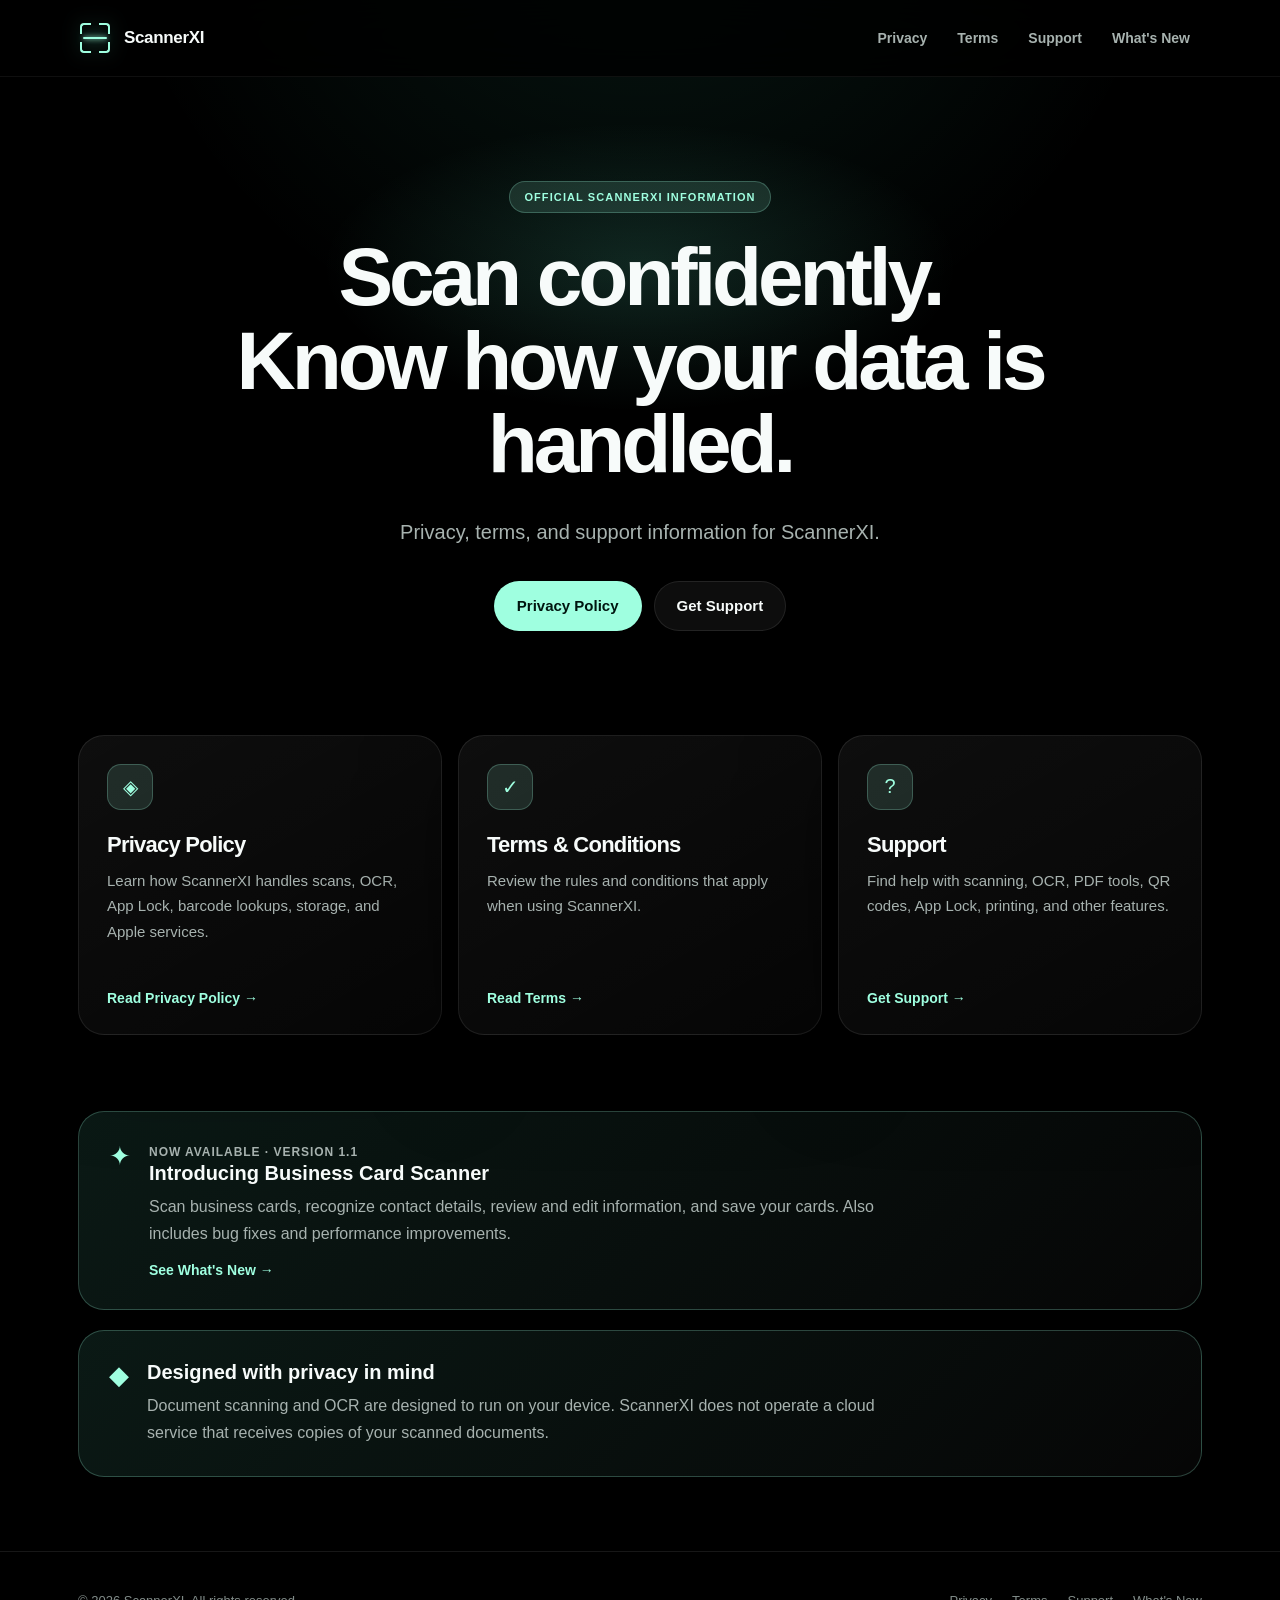
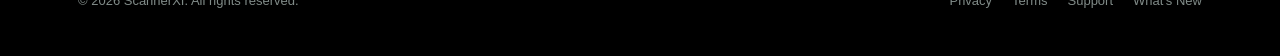
<file: index.html>
<!DOCTYPE html>
<html lang="en">
<head>
  <meta charset="UTF-8">
  <meta name="viewport" content="width=device-width, initial-scale=1, viewport-fit=cover">
  <meta name="theme-color" content="#000000">
  <meta name="color-scheme" content="dark">
  <meta name="description" content="Official privacy, terms, and support information for ScannerXI.">
  <title>ScannerXI — Legal &amp; Support</title>
  <link rel="stylesheet" href="./styles.css">
</head>

<body>
  <a class="skip-link" href="#main">Skip to content</a>

  <header class="site-header">
    <div class="container header-inner">
      <a class="brand" href="./index.html" aria-label="ScannerXI home">
        <span class="scanner-logo" aria-hidden="true">
          <span class="corner top-left"></span>
          <span class="corner top-right"></span>
          <span class="corner bottom-left"></span>
          <span class="corner bottom-right"></span>
          <span class="scan-line"></span>
        </span>
        <span>ScannerXI</span>
      </a>

      <nav class="nav" aria-label="Primary">
        <a href="./privacy.html">Privacy</a>
        <a href="./terms.html">Terms</a>
        <a href="./support.html">Support</a>
        <a href="./whats-new.html">What's New</a>
      </nav>
    </div>
  </header>

  <main id="main" class="container">
    <section class="hero">
      <div class="hero-glow" aria-hidden="true"></div>

      <div class="eyebrow">Official ScannerXI Information</div>

      <h1>
        Scan confidently.<br>
        Know how your data is handled.
      </h1>

      <p class="hero-copy">
        Privacy, terms, and support information for ScannerXI.
      </p>

      <div class="hero-actions">
        <a class="button button-primary" href="./privacy.html">Privacy Policy</a>
        <a class="button button-secondary" href="./support.html">Get Support</a>
      </div>
    </section>

    <section class="card-grid" aria-label="ScannerXI information">
      <a class="feature-card" href="./privacy.html">
        <span class="card-icon" aria-hidden="true">◈</span>
        <h2>Privacy Policy</h2>
        <p>
          Learn how ScannerXI handles scans, OCR, App Lock,
          barcode lookups, storage, and Apple services.
        </p>
        <span class="card-link">Read Privacy Policy →</span>
      </a>

      <a class="feature-card" href="./terms.html">
        <span class="card-icon" aria-hidden="true">✓</span>
        <h2>Terms &amp; Conditions</h2>
        <p>
          Review the rules and conditions that apply when using
          ScannerXI.
        </p>
        <span class="card-link">Read Terms →</span>
      </a>

      <a class="feature-card" href="./support.html">
        <span class="card-icon" aria-hidden="true">?</span>
        <h2>Support</h2>
        <p>
          Find help with scanning, OCR, PDF tools, QR codes,
          App Lock, printing, and other features.
        </p>
        <span class="card-link">Get Support →</span>
      </a>
    </section>

    <section class="privacy-highlight release-highlight" aria-labelledby="release-title">
      <span class="highlight-icon" aria-hidden="true">✦</span>
      <div>
        <p class="release-kicker">Now Available · Version 1.1</p>
        <h2 id="release-title">Introducing Business Card Scanner</h2>
        <p>Scan business cards, recognize contact details, review and edit information, and save your cards. Also includes bug fixes and performance improvements.</p>
        <a class="release-link" href="./whats-new.html">See What's New →</a>
      </div>
    </section>

    <section class="privacy-highlight">
      <span class="highlight-icon" aria-hidden="true">◆</span>
      <div>
        <h2>Designed with privacy in mind</h2>
        <p>
          Document scanning and OCR are designed to run on your
          device. ScannerXI does not operate a cloud service
          that receives copies of your scanned documents.
        </p>
      </div>
    </section>
  </main>

  <footer class="site-footer">
    <div class="container footer-inner">
      <p>© 2026 ScannerXI. All rights reserved.</p>
      <nav class="footer-links" aria-label="Footer">
        <a href="./privacy.html">Privacy</a>
        <a href="./terms.html">Terms</a>
        <a href="./support.html">Support</a>
        <a href="./whats-new.html">What's New</a>
      </nav>
    </div>
  </footer>
</body>
</html>
</file>
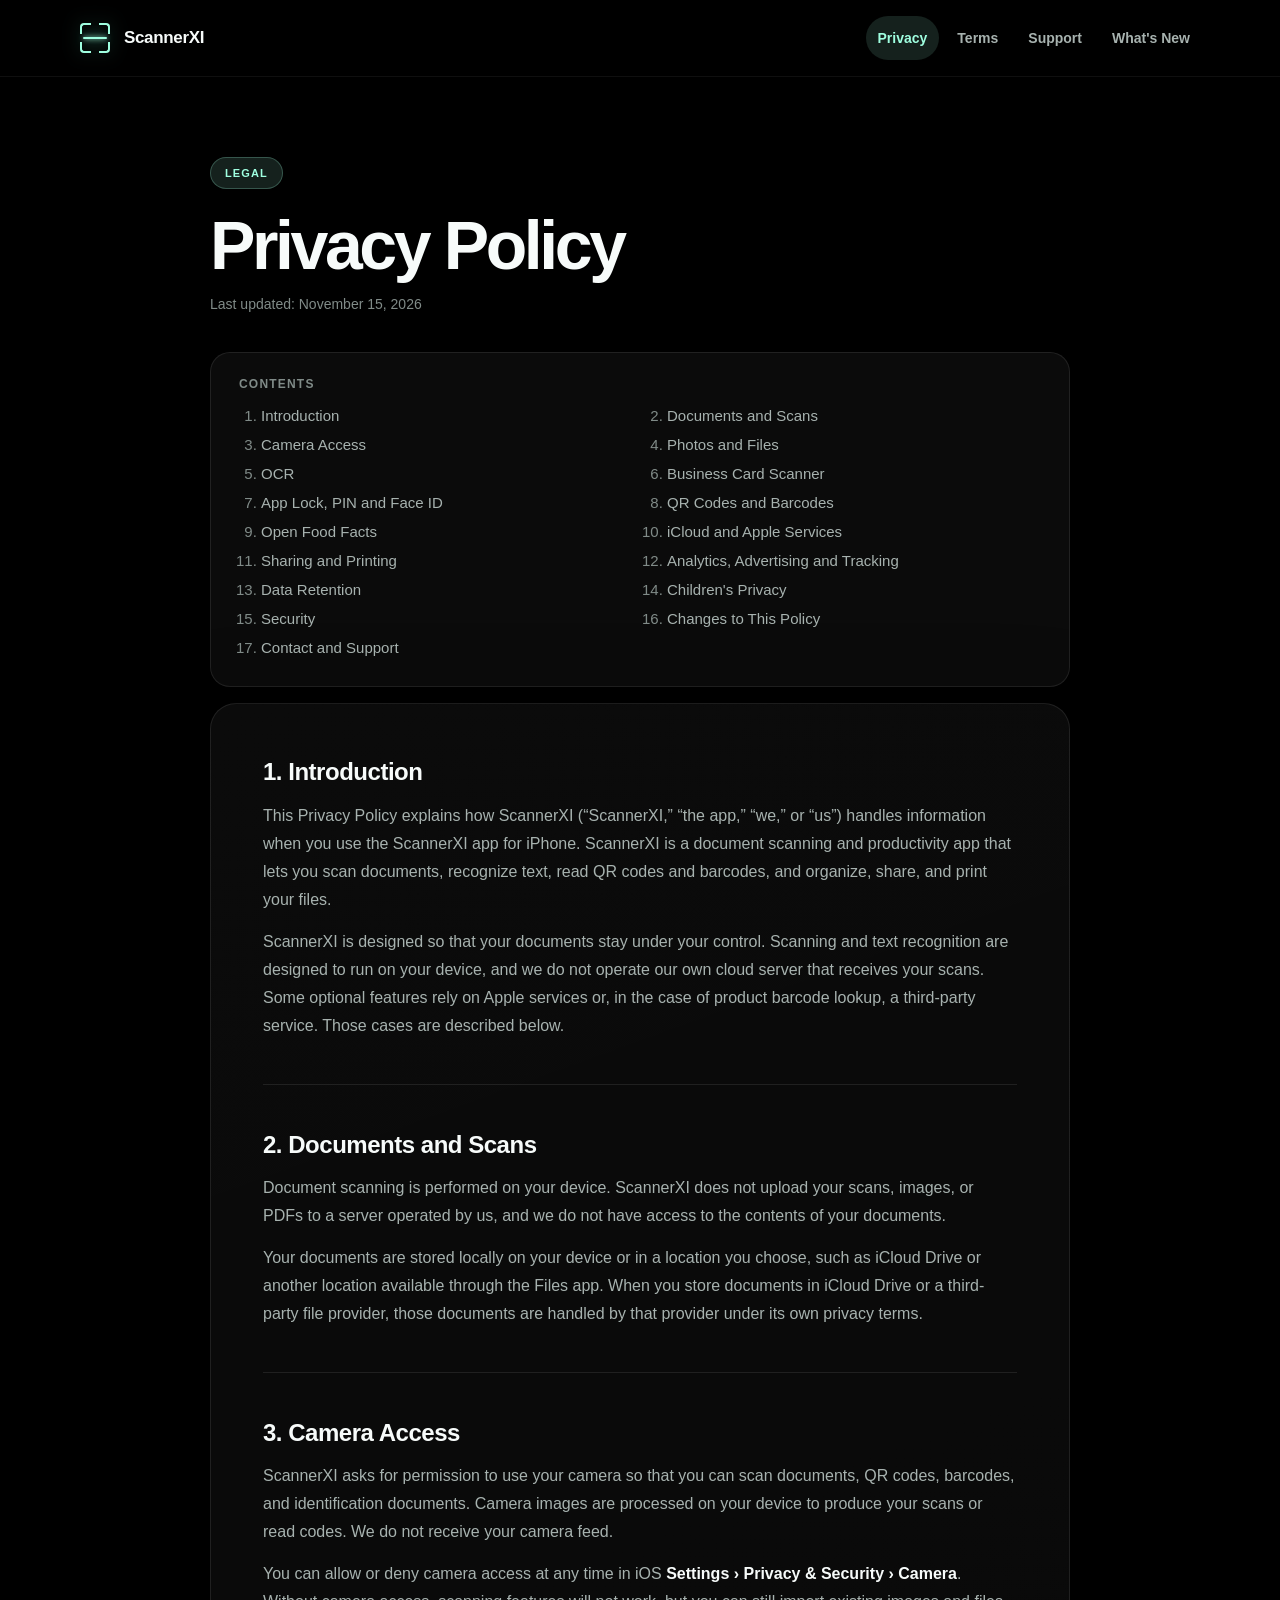
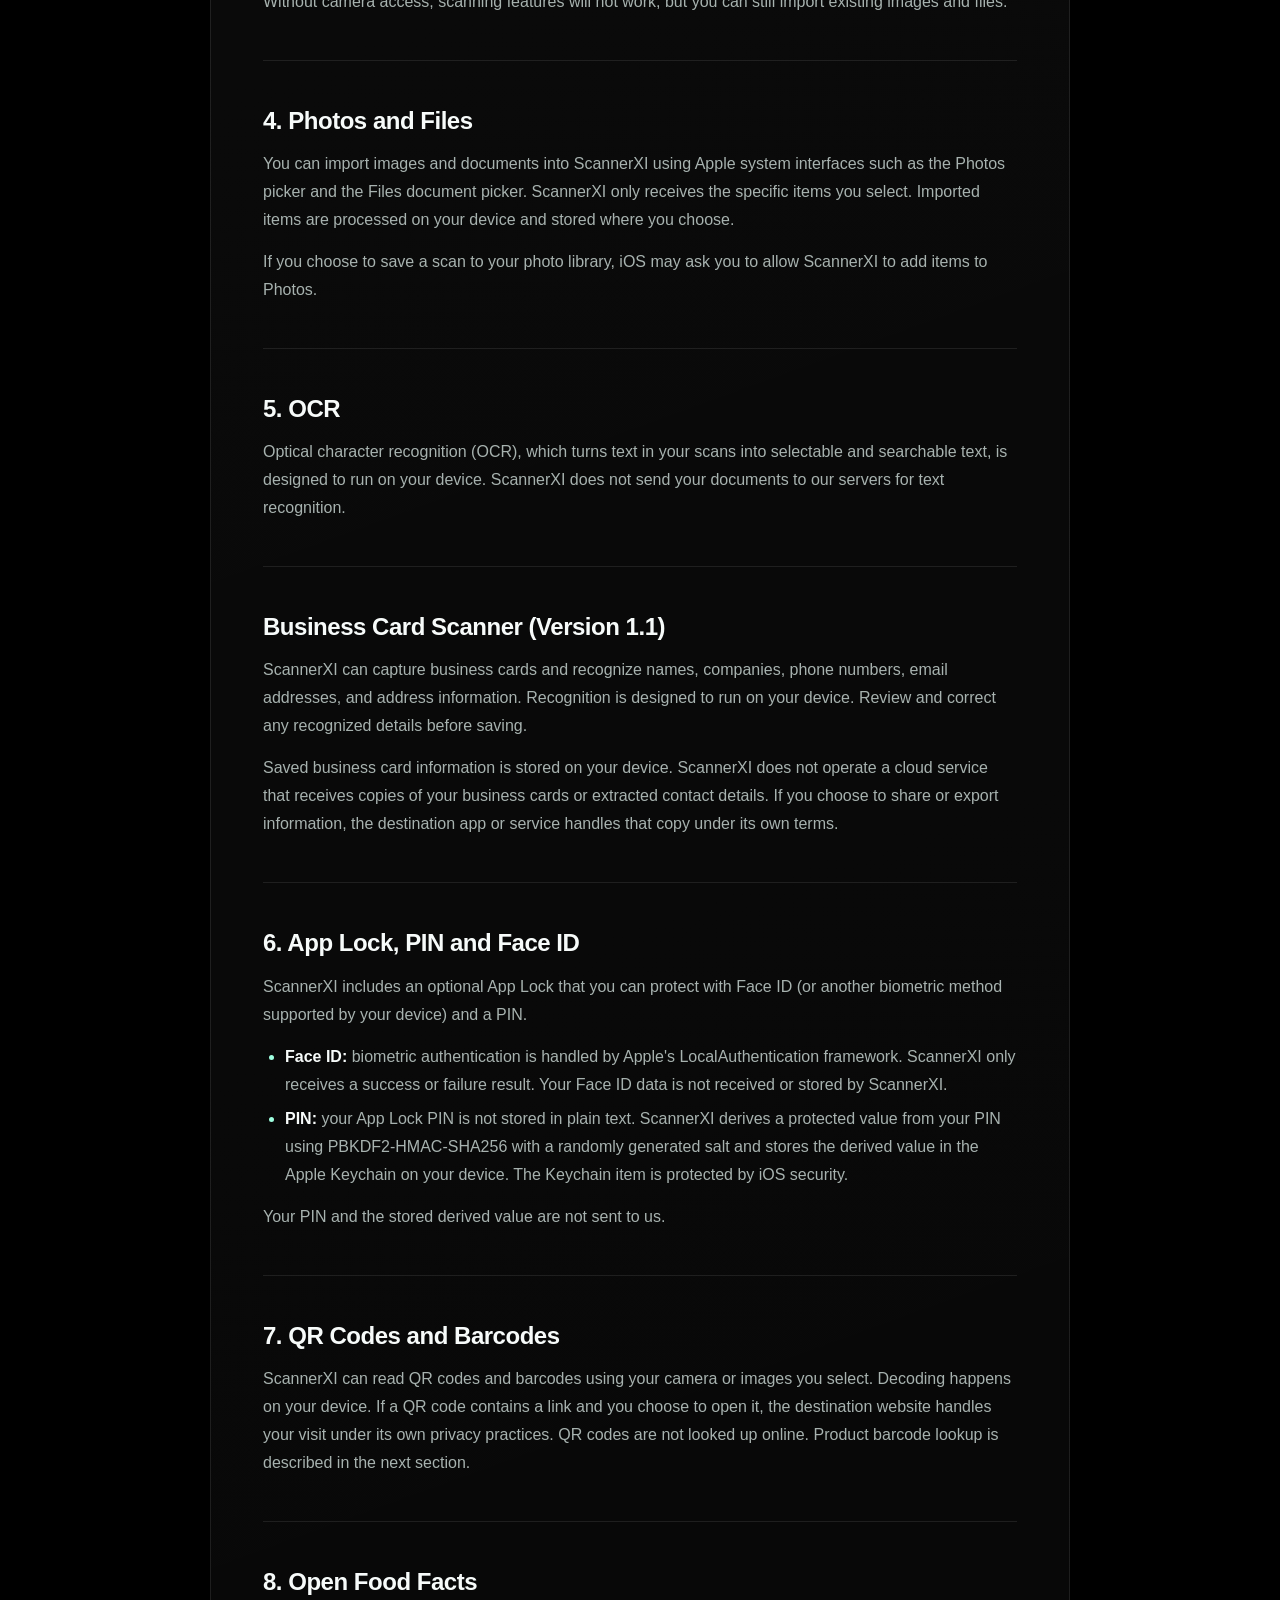
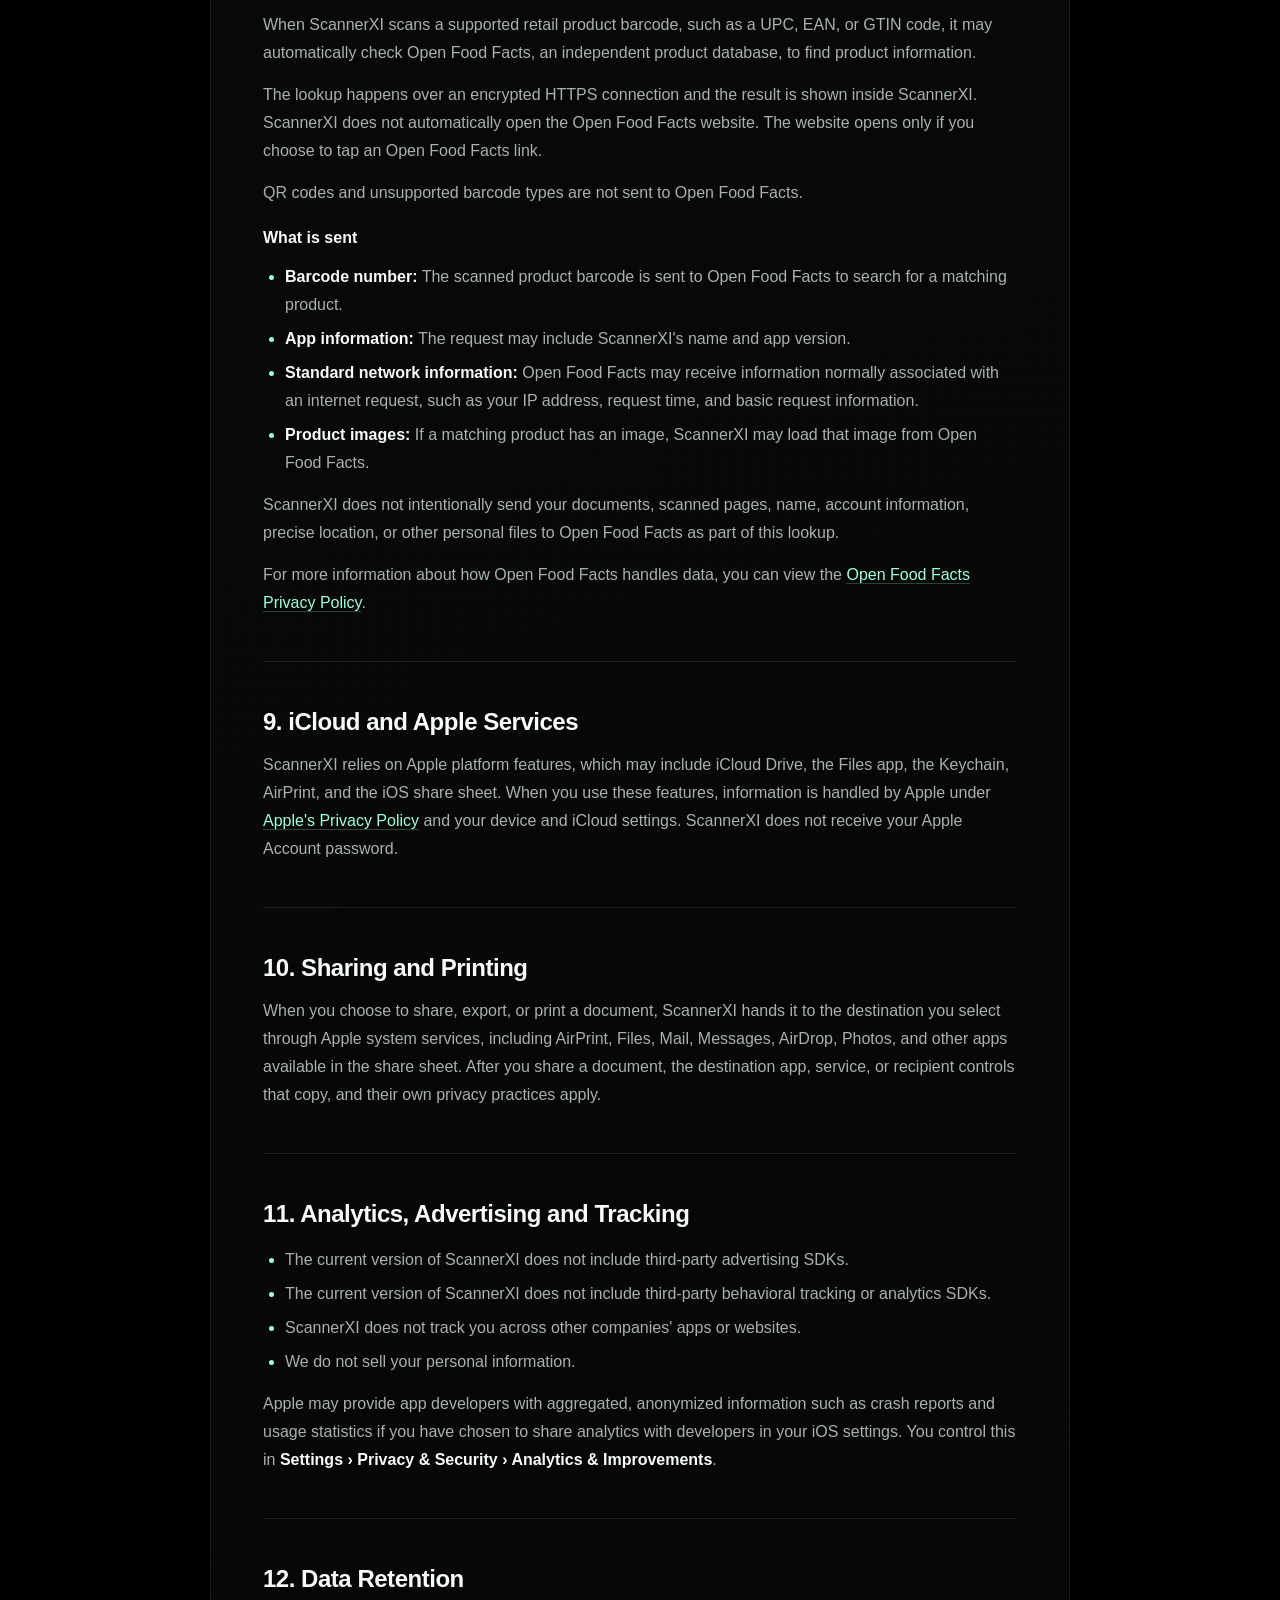
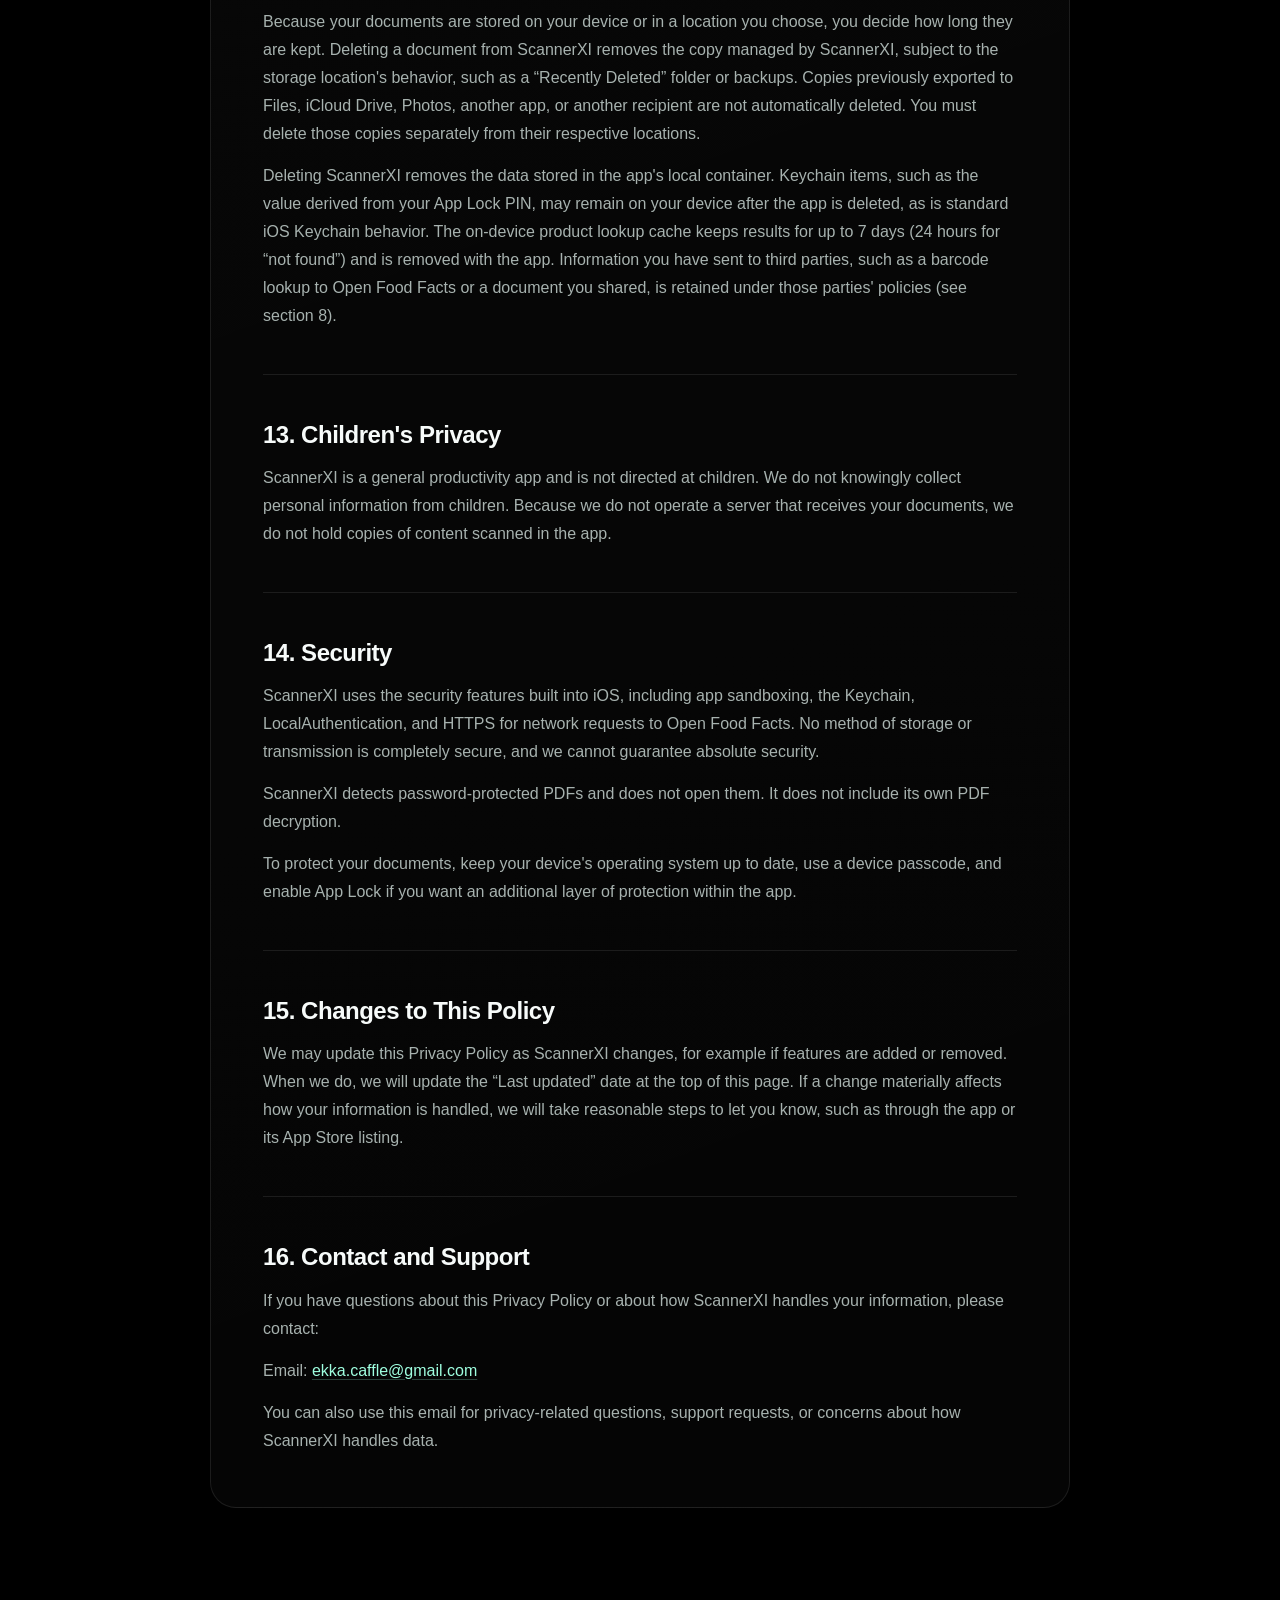
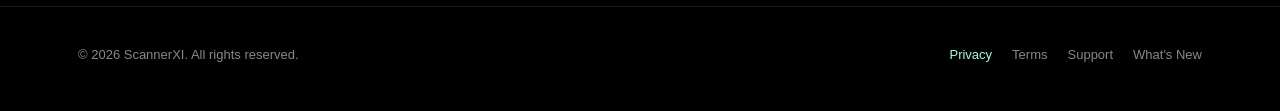
<file: privacy.html>
<!DOCTYPE html>
<html lang="en">
<head>
  <meta charset="UTF-8">
  <meta name="viewport" content="width=device-width, initial-scale=1, viewport-fit=cover">
  <meta name="theme-color" content="#000000">
  <meta name="color-scheme" content="dark">
  <meta name="description" content="Privacy Policy for ScannerXI, the iPhone document scanning app.">
  <title>Privacy Policy — ScannerXI</title>
  <link rel="stylesheet" href="./styles.css">
</head>

<body>
  <a class="skip-link" href="#main">Skip to content</a>

  <header class="site-header">
    <div class="container header-inner">
      <a class="brand" href="./index.html" aria-label="ScannerXI home">
        <span class="scanner-logo" aria-hidden="true">
          <span class="corner top-left"></span>
          <span class="corner top-right"></span>
          <span class="corner bottom-left"></span>
          <span class="corner bottom-right"></span>
          <span class="scan-line"></span>
        </span>
        <span>ScannerXI</span>
      </a>

      <nav class="nav" aria-label="Primary">
        <a href="./privacy.html" aria-current="page">Privacy</a>
        <a href="./terms.html">Terms</a>
        <a href="./support.html">Support</a>
        <a href="./whats-new.html">What's New</a>
      </nav>
    </div>
  </header>

  <main id="main" class="container">
    <article class="page">
      <header class="page-header">
        <div class="eyebrow">Legal</div>
        <h1>Privacy Policy</h1>
        <p class="updated">Last updated: <time datetime="2026-11-15">November 15, 2026</time></p>
      </header>

      <nav class="toc" aria-label="Privacy Policy sections">
        <h2>Contents</h2>
        <ol>
          <li><a href="#introduction">Introduction</a></li>
          <li><a href="#documents">Documents and Scans</a></li>
          <li><a href="#camera">Camera Access</a></li>
          <li><a href="#photos-files">Photos and Files</a></li>
          <li><a href="#ocr">OCR</a></li>
          <li><a href="#business-cards">Business Card Scanner</a></li>
          <li><a href="#app-lock">App Lock, PIN and Face ID</a></li>
          <li><a href="#codes">QR Codes and Barcodes</a></li>
          <li><a href="#open-food-facts">Open Food Facts</a></li>
          <li><a href="#apple-services">iCloud and Apple Services</a></li>
          <li><a href="#sharing">Sharing and Printing</a></li>
          <li><a href="#tracking">Analytics, Advertising and Tracking</a></li>
          <li><a href="#retention">Data Retention</a></li>
          <li><a href="#children">Children's Privacy</a></li>
          <li><a href="#security">Security</a></li>
          <li><a href="#changes">Changes to This Policy</a></li>
          <li><a href="#contact">Contact and Support</a></li>
        </ol>
      </nav>

      <div class="legal-card">
        <section id="introduction">
          <h2>1. Introduction</h2>
          <p>
            This Privacy Policy explains how ScannerXI (“ScannerXI,”
            “the app,” “we,” or “us”) handles information when you use the
            ScannerXI app for iPhone. ScannerXI is a document
            scanning and productivity app that lets you scan documents, recognize
            text, read QR codes and barcodes, and organize, share, and print
            your files.
          </p>
          <p>
            ScannerXI is designed so that your documents stay under your
            control. Scanning and text recognition are designed to run on your
            device, and we do not operate our own cloud server that receives
            your scans. Some optional features rely on Apple services or, in the
            case of product barcode lookup, a third-party service. Those cases
            are described below.
          </p>
        </section>

        <section id="documents">
          <h2>2. Documents and Scans</h2>
          <p>
            Document scanning is performed on your device. ScannerXI does
            not upload your scans, images, or PDFs to a server operated by us,
            and we do not have access to the contents of your documents.
          </p>
          <p>
            Your documents are stored locally on your device or in a location
            you choose, such as iCloud Drive or another location available
            through the Files app. When you store documents in iCloud Drive or a
            third-party file provider, those documents are handled by that
            provider under its own privacy terms.
          </p>
        </section>

        <section id="camera">
          <h2>3. Camera Access</h2>
          <p>
            ScannerXI asks for permission to use your camera so that you can
            scan documents, QR codes, barcodes, and identification documents.
            Camera images are processed on your device to produce your scans or
            read codes. We do not receive your camera feed.
          </p>
          <p>
            You can allow or deny camera access at any time in iOS
            <strong>Settings › Privacy &amp; Security › Camera</strong>. Without
            camera access, scanning features will not work, but you can still
            import existing images and files.
          </p>
        </section>

        <section id="photos-files">
          <h2>4. Photos and Files</h2>
          <p>
            You can import images and documents into ScannerXI using Apple
            system interfaces such as the Photos picker and the Files document
            picker. ScannerXI only receives the specific items you select.
            Imported items are processed on your device and stored where you
            choose.
          </p>
          <p>
            If you choose to save a scan to your photo library, iOS may ask you
            to allow ScannerXI to add items to Photos.
          </p>
        </section>

        <section id="ocr">
          <h2>5. OCR</h2>
          <p>
            Optical character recognition (OCR), which turns text in your scans
            into selectable and searchable text, is designed to run on your
            device. ScannerXI does not
            send your documents to our servers for text recognition.
          </p>
        </section>

        <section id="business-cards">
          <h2>Business Card Scanner (Version 1.1)</h2>
          <p>ScannerXI can capture business cards and recognize names, companies, phone numbers, email addresses, and address information. Recognition is designed to run on your device. Review and correct any recognized details before saving.</p>
          <p>Saved business card information is stored on your device. ScannerXI does not operate a cloud service that receives copies of your business cards or extracted contact details. If you choose to share or export information, the destination app or service handles that copy under its own terms.</p>
        </section>

        <section id="app-lock">
          <h2>6. App Lock, PIN and Face ID</h2>
          <p>
            ScannerXI includes an optional App Lock that you can protect with
            Face ID (or another biometric method supported by your device) and a
            PIN.
          </p>
          <ul>
            <li>
              <strong>Face ID:</strong> biometric authentication is handled by
              Apple's LocalAuthentication framework. ScannerXI only receives
              a success or failure result. Your Face ID data is not received or
              stored by ScannerXI.
            </li>
            <li>
              <strong>PIN:</strong> your App Lock PIN is not stored in plain
              text. ScannerXI derives a protected value from your PIN using
              PBKDF2-HMAC-SHA256 with a randomly generated salt and stores the
              derived value in the Apple Keychain on your device. The Keychain
              item is protected by iOS security.
            </li>
          </ul>
          <p>
            Your PIN and the stored derived value are not sent to us.
          </p>
        </section>

        <section id="codes">
          <h2>7. QR Codes and Barcodes</h2>
          <p>
            ScannerXI can read QR codes and barcodes using your camera or
            images you select. Decoding happens on your device. If a QR code
            contains a link and you choose to open it, the destination website
            handles your visit under its own privacy practices. QR codes are not
            looked up online. Product barcode lookup is described in the next
            section.
          </p>
        </section>

        <section id="open-food-facts">
          <h2>8. Open Food Facts</h2>
          <p>
            When ScannerXI scans a supported retail product barcode, such as a
            UPC, EAN, or GTIN code, it may automatically check Open Food Facts,
            an independent product database, to find product information.
          </p>
          <p>
            The lookup happens over an encrypted HTTPS connection and the result
            is shown inside ScannerXI. ScannerXI does not automatically open the
            Open Food Facts website. The website opens only if you choose to tap
            an Open Food Facts link.
          </p>
          <p>
            QR codes and unsupported barcode types are not sent to Open Food Facts.
          </p>
          <h3>What is sent</h3>
          <ul>
            <li>
              <strong>Barcode number:</strong> The scanned product barcode is
              sent to Open Food Facts to search for a matching product.
            </li>
            <li>
              <strong>App information:</strong> The request may include
              ScannerXI's name and app version.
            </li>
            <li>
              <strong>Standard network information:</strong> Open Food Facts may
              receive information normally associated with an internet request,
              such as your IP address, request time, and basic request information.
            </li>
            <li>
              <strong>Product images:</strong> If a matching product has an image,
              ScannerXI may load that image from Open Food Facts.
            </li>
          </ul>
          <p>
            ScannerXI does not intentionally send your documents, scanned pages,
            name, account information, precise location, or other personal files
            to Open Food Facts as part of this lookup.
          </p>
          <p>
            For more information about how Open Food Facts handles data, you can
            view the
            <a href="https://world.openfoodfacts.org/privacy" rel="noopener">Open Food Facts Privacy Policy</a>.
          </p>
        </section>

        <section id="apple-services">
          <h2>9. iCloud and Apple Services</h2>
          <p>
            ScannerXI relies on Apple platform features, which may include
            iCloud Drive, the Files app, the Keychain, AirPrint, and the iOS
            share sheet. When you use these features, information is
            handled by Apple under
            <a href="https://www.apple.com/legal/privacy/" rel="noopener">Apple's Privacy Policy</a>
            and your device and iCloud settings. ScannerXI does not receive
            your Apple Account password.
          </p>
        </section>

        <section id="sharing">
          <h2>10. Sharing and Printing</h2>
          <p>
            When you choose to share, export, or print a document, ScannerXI
            hands it to the destination you select through Apple system services,
            including AirPrint, Files, Mail, Messages, AirDrop, Photos, and other
            apps available in the share sheet. After you share a document, the
            destination app, service, or recipient controls that copy, and their
            own privacy practices apply.
          </p>
        </section>

        <section id="tracking">
          <h2>11. Analytics, Advertising and Tracking</h2>
          <ul>
            <li>The current version of ScannerXI does not include third-party advertising SDKs.</li>
            <li>The current version of ScannerXI does not include third-party behavioral tracking or analytics SDKs.</li>
            <li>ScannerXI does not track you across other companies' apps or websites.</li>
            <li>We do not sell your personal information.</li>
          </ul>
          <p>
            Apple may provide app developers with aggregated, anonymized
            information such as crash reports and usage statistics if you have
            chosen to share analytics with developers in your iOS settings. You
            control this in
            <strong>Settings › Privacy &amp; Security › Analytics &amp; Improvements</strong>.
          </p>
        </section>

        <section id="retention">
          <h2>12. Data Retention</h2>
          <p>
            Because your documents are stored on your device or in a location you
            choose, you decide how long they are kept. Deleting a document from
            ScannerXI removes the copy managed by ScannerXI, subject to the
            storage location's behavior, such as a “Recently Deleted” folder or
            backups. Copies previously exported to Files, iCloud Drive, Photos,
            another app, or another recipient are not automatically deleted.
            You must delete those copies separately from their respective
            locations.
          </p>
          <p>
            Deleting ScannerXI removes the data stored in the app's local
            container. Keychain items, such as the value derived from your App Lock PIN, may
            remain on your device after the app is deleted, as is standard iOS
            Keychain behavior. The on-device product lookup cache keeps results
            for up to 7 days (24 hours for “not found”) and is removed with the
            app. Information you have sent to third parties, such as a barcode
            lookup to Open Food Facts or a document you shared, is retained
            under those parties' policies (see section 8).
          </p>
        </section>

        <section id="children">
          <h2>13. Children's Privacy</h2>
          <p>
            ScannerXI is a general productivity app and is not directed at
            children. We do not knowingly collect personal information from
            children. Because we do not operate a server that receives your
            documents, we do not hold copies of content scanned in the app.
          </p>
        </section>

        <section id="security">
          <h2>14. Security</h2>
          <p>
            ScannerXI uses the security features built into iOS, including
            app sandboxing, the Keychain, LocalAuthentication, and HTTPS for
            network requests to Open Food Facts. No method of storage or
            transmission is completely secure, and we cannot guarantee absolute
            security.
          </p>
          <p>
            ScannerXI detects password-protected PDFs and does not open them.
            It does not include its own PDF decryption.
          </p>
          <p>
            To protect your documents, keep your device's operating system up to
            date, use a device passcode, and enable App Lock if you want an
            additional layer of protection within the app.
          </p>
        </section>

        <section id="changes">
          <h2>15. Changes to This Policy</h2>
          <p>
            We may update this Privacy Policy as ScannerXI changes, for
            example if features are added or removed. When we do, we will update
            the “Last updated” date at the top of this page. If a change materially
            affects how your information is handled, we will take reasonable
            steps to let you know, such as through the app or its App Store
            listing.
          </p>
        </section>

        <section id="contact">
          <h2>16. Contact and Support</h2>
          <p>
            If you have questions about this Privacy Policy or about how
            ScannerXI handles your information, please contact:
          </p>
          <p>
            Email: <a href="mailto:ekka.caffle@gmail.com">ekka.caffle@gmail.com</a>
          </p>
          <p>
            You can also use this email for privacy-related questions, support
            requests, or concerns about how ScannerXI handles data.
          </p>
        </section>
      </div>
    </article>
  </main>

  <footer class="site-footer">
    <div class="container footer-inner">
      <p>© 2026 ScannerXI. All rights reserved.</p>
      <nav class="footer-links" aria-label="Footer">
        <a href="./privacy.html" aria-current="page">Privacy</a>
        <a href="./terms.html">Terms</a>
        <a href="./support.html">Support</a>
        <a href="./whats-new.html">What's New</a>
      </nav>
    </div>
  </footer>
</body>
</html>
</file>
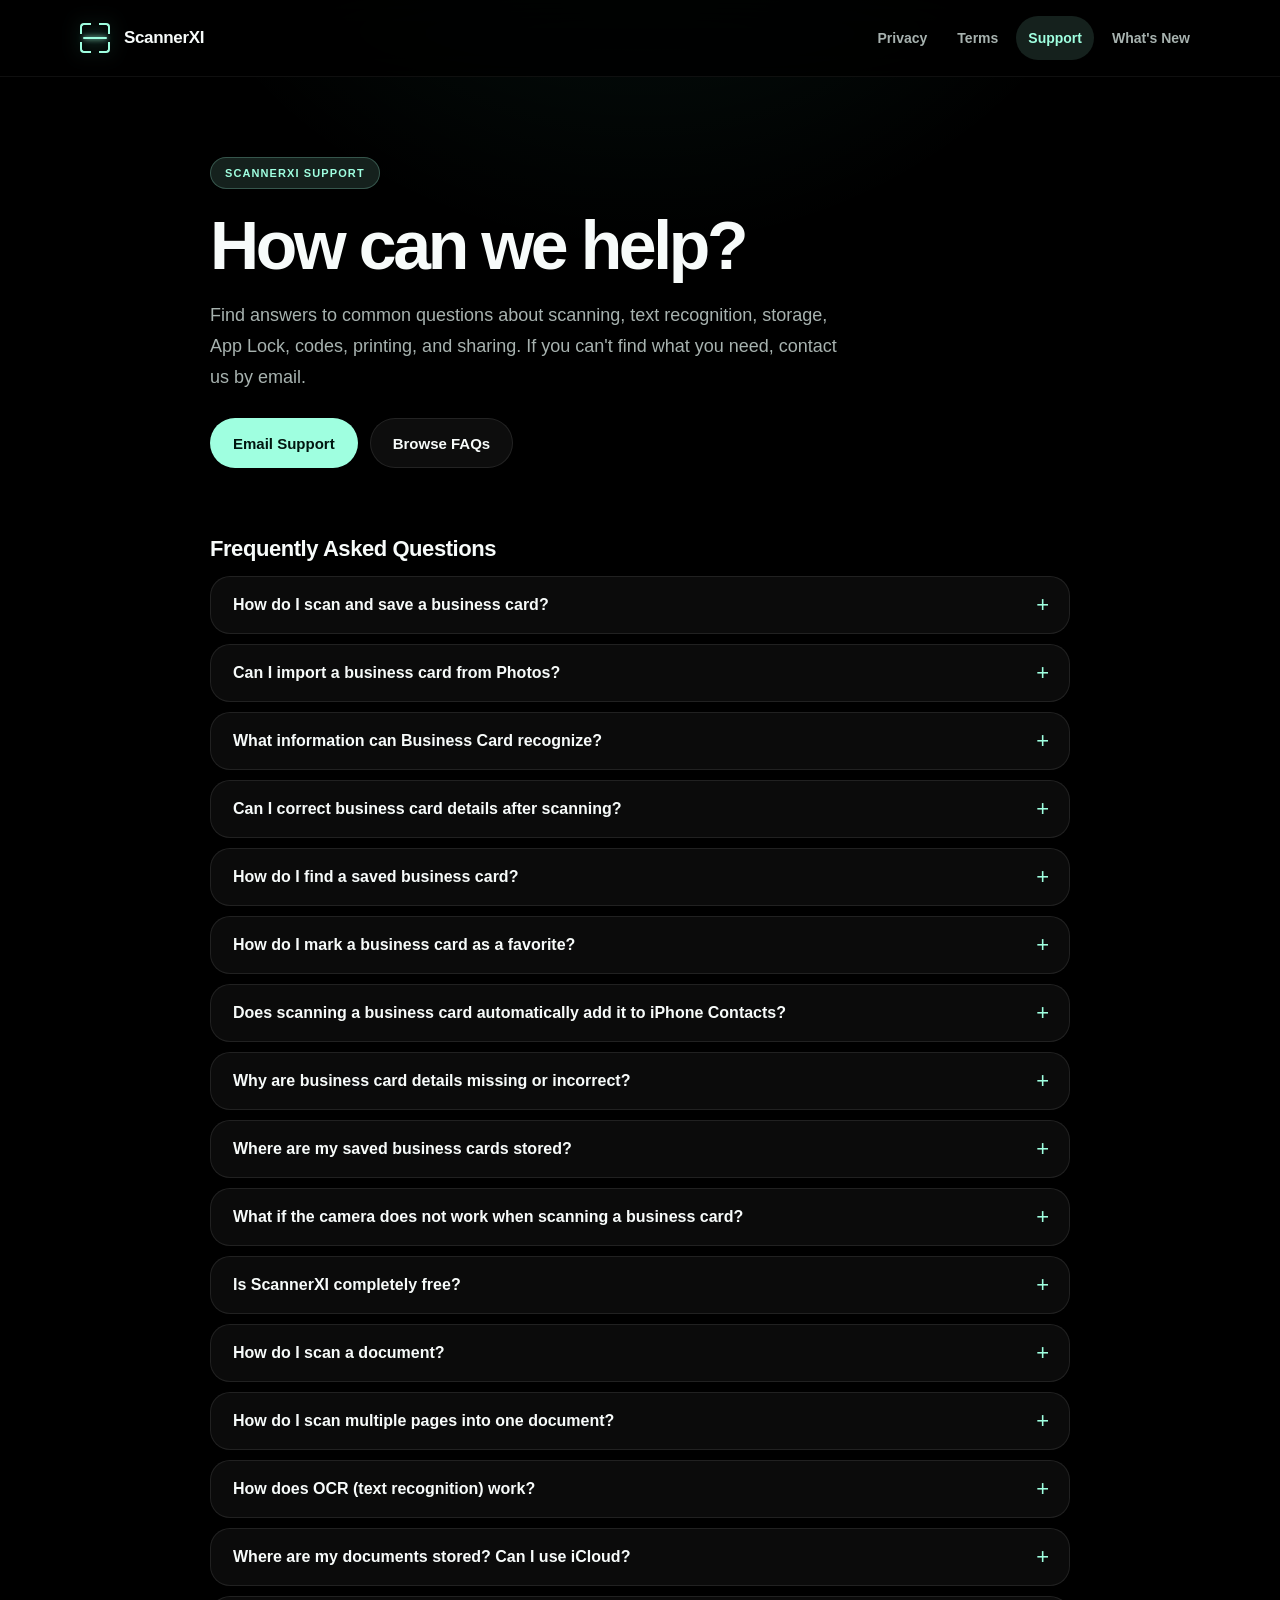
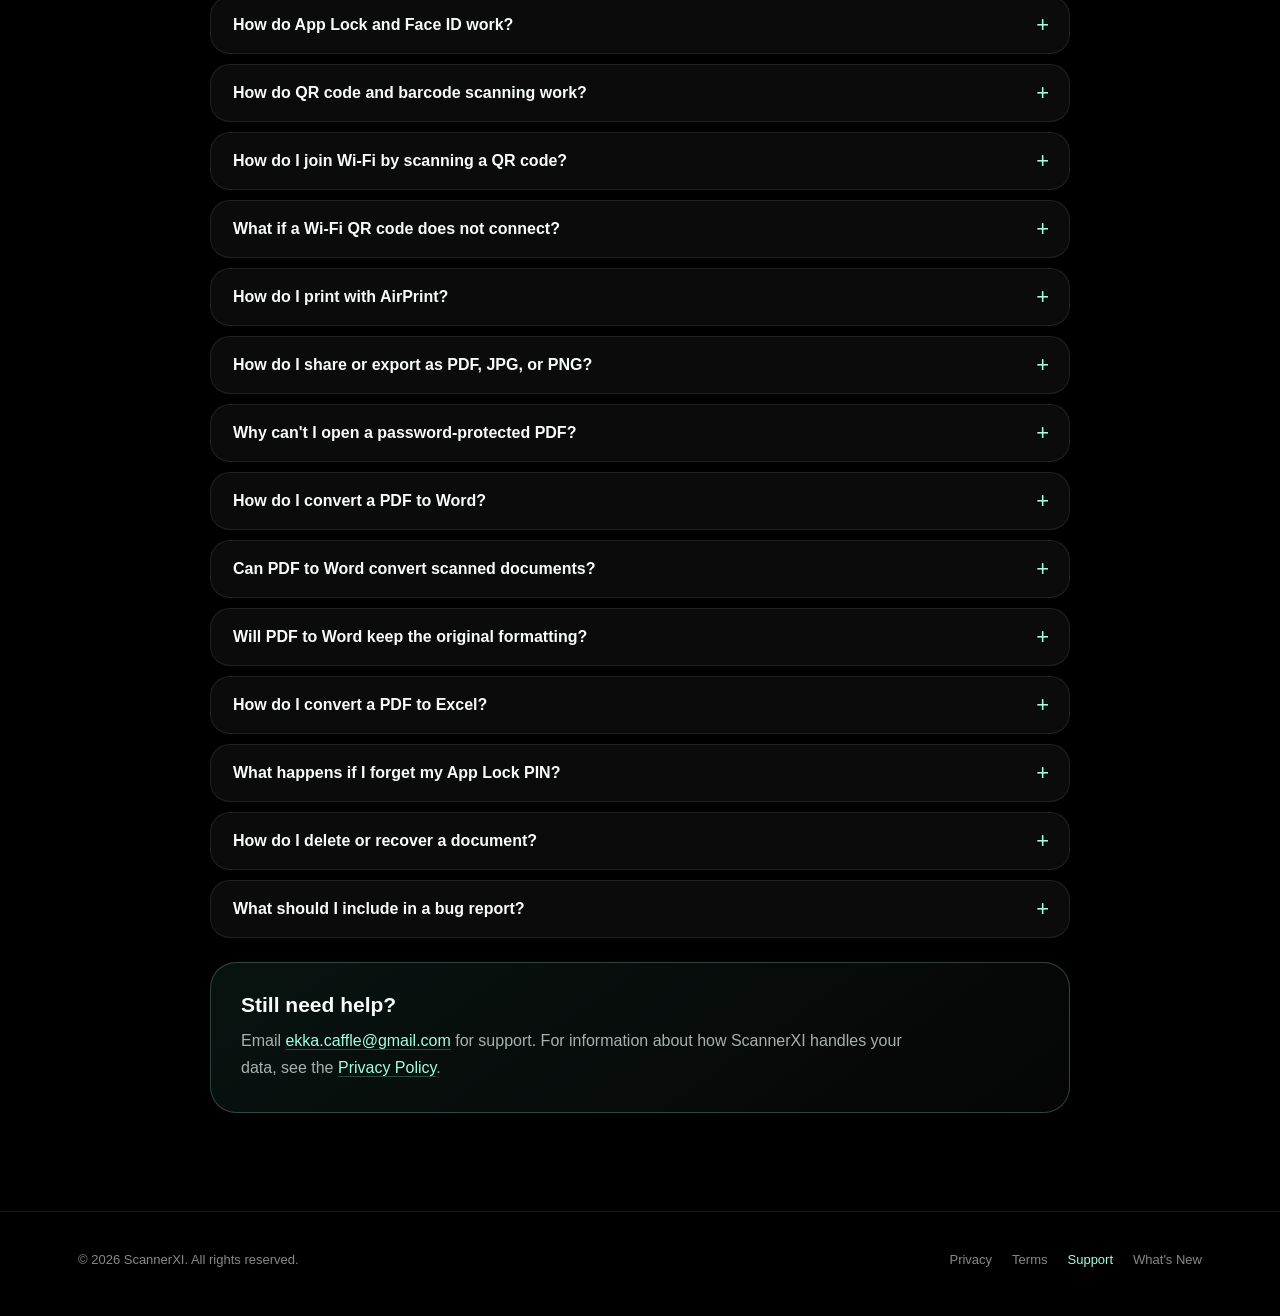
<file: support.html>
<!DOCTYPE html>
<html lang="en">
<head>
  <meta charset="UTF-8">
  <meta name="viewport" content="width=device-width, initial-scale=1, viewport-fit=cover">
  <meta name="theme-color" content="#000000">
  <meta name="color-scheme" content="dark">
  <meta name="description" content="Get help with ScannerXI: scanning, OCR, storage, App Lock, QR codes, printing, and sharing.">
  <title>Support — ScannerXI</title>
  <link rel="stylesheet" href="./styles.css">
</head>

<body>
  <a class="skip-link" href="#main">Skip to content</a>

  <header class="site-header">
    <div class="container header-inner">
      <a class="brand" href="./index.html" aria-label="ScannerXI home">
        <span class="scanner-logo" aria-hidden="true">
          <span class="corner top-left"></span>
          <span class="corner top-right"></span>
          <span class="corner bottom-left"></span>
          <span class="corner bottom-right"></span>
          <span class="scan-line"></span>
        </span>
        <span>ScannerXI</span>
      </a>

      <nav class="nav" aria-label="Primary">
        <a href="./privacy.html">Privacy</a>
        <a href="./terms.html">Terms</a>
        <a href="./support.html" aria-current="page">Support</a>
        <a href="./whats-new.html">What's New</a>
      </nav>
    </div>
  </header>

  <main id="main" class="container">
    <div class="page">
      <header class="page-header support-header">
        <div class="eyebrow">ScannerXI Support</div>
        <h1>How can we help?</h1>
        <p class="lead">
          Find answers to common questions about scanning, text recognition,
          storage, App Lock, codes, printing, and sharing. If you can't find what
          you need, contact us by email.
        </p>

        <div class="support-actions">
          <a class="button button-primary" href="mailto:ekka.caffle@gmail.com">Email Support</a>
          <a class="button button-secondary" href="#faq">Browse FAQs</a>
        </div>
      </header>

      <h2 class="section-title" id="faq">Frequently Asked Questions</h2>

      <div class="faq">
        <details>
          <summary>How do I scan and save a business card?</summary>
          <div class="faq-body">
            <p>Open <strong>Tools › Business Card</strong> in ScannerXI. Use the camera to capture the card, review the recognized details, correct anything that needs changing, and save it.</p>
          </div>
        </details>

        <details>
          <summary>Can I import a business card from Photos?</summary>
          <div class="faq-body">
            <p>Yes. In <strong>Tools › Business Card</strong>, choose the photo import option and select an image of the card. Review and edit the extracted information before saving.</p>
          </div>
        </details>

        <details>
          <summary>What information can Business Card recognize?</summary>
          <div class="faq-body">
            <p>ScannerXI can recognize details such as a person's name, company, phone number, email address, and address. If the card includes location details, review the street, city, state, postal code, and country fields when available.</p>
            <p>Some fields may be missing or misread depending on the layout, language, print size, and image quality.</p>
          </div>
        </details>

        <details>
          <summary>Can I correct business card details after scanning?</summary>
          <div class="faq-body">
            <p>Yes. Review the recognized fields and edit any incorrect or missing information before saving. You can also open a saved business card to make corrections.</p>
          </div>
        </details>

        <details>
          <summary>How do I find a saved business card?</summary>
          <div class="faq-body">
            <p>Open the Business Card feature and use its search option to find a saved card.</p>
          </div>
        </details>

        <details>
          <summary>How do I mark a business card as a favorite?</summary>
          <div class="faq-body">
            <p>Tap the star icon on a business card to mark it as a favorite. You can use favorites to keep important cards easy to find.</p>
          </div>
        </details>

        <details>
          <summary>Does scanning a business card automatically add it to iPhone Contacts?</summary>
          <div class="faq-body">
            <p>No. Scanning saves the business card in ScannerXI; it does not automatically create an entry in Apple Contacts.</p>
          </div>
        </details>

        <details>
          <summary>Why are business card details missing or incorrect?</summary>
          <div class="faq-body">
            <p>Small or decorative fonts, glare, shadows, blur, and unusual layouts can affect text recognition. Try placing the card flat in bright, even lighting and taking a sharp, straight-on photo.</p>
            <p>Always compare important contact details with the original card and correct any recognition errors before relying on them.</p>
          </div>
        </details>

        <details>
          <summary>Where are my saved business cards stored?</summary>
          <div class="faq-body">
            <p>Saved business card details remain on your device in ScannerXI. They are not automatically uploaded to a ScannerXI server or added to your iPhone Contacts.</p>
          </div>
        </details>

        <details>
          <summary>What if the camera does not work when scanning a business card?</summary>
          <div class="faq-body">
            <p>Check camera access in <strong>Settings › Privacy &amp; Security › Camera</strong> on your iPhone, and make sure ScannerXI is allowed to use the camera. Then reopen ScannerXI and try again. You can also import an existing photo of the card.</p>
            <p>If the problem continues, use the <a href="mailto:ekka.caffle@gmail.com">Email Support</a> link and include your iPhone model, iOS version, and ScannerXI version. Do not send private card details unless necessary.</p>
          </div>
        </details>

        <details>
          <summary>Is ScannerXI completely free?</summary>
          <div class="faq-body">
            <p>Yes. ScannerXI is free to download and use. All current features are available without an in-app purchase or a subscription.</p>
          </div>
        </details>

        <details>
          <summary>How do I scan a document?</summary>
          <div class="faq-body">
            <p>
              Start a new scan in ScannerXI and allow camera access if iOS
              asks. Place the document on a flat, well-lit surface with good
              contrast against the background, and hold your iPhone steady above
              it. Review each captured page and its edges before saving.
            </p>
            <p>
              If scanning does not start, check that camera access is turned on
              in <strong>Settings › Privacy &amp; Security › Camera</strong>.
            </p>
          </div>
        </details>

        <details>
          <summary>How do I scan multiple pages into one document?</summary>
          <div class="faq-body">
            <p>
              After capturing the first page, keep scanning the next pages before
              you finish. All captured pages are saved together as one document.
              You can review the pages before saving.
            </p>
          </div>
        </details>

        <details>
          <summary>How does OCR (text recognition) work?</summary>
          <div class="faq-body">
            <p>
              OCR turns the text in your scans into text you can select, copy,
              and search. It is designed to run on your device, so your documents
              are not sent to our servers for recognition.
            </p>
            <p>
              For the best results, use even lighting, avoid shadows and glare,
              and keep the page flat and in focus. OCR can make mistakes,
              especially with handwriting, small print, or unusual fonts, so check
              important text against the original.
            </p>
          </div>
        </details>

        <details>
          <summary>Where are my documents stored? Can I use iCloud?</summary>
          <div class="faq-body">
            <p>
              Your documents are stored locally on your iPhone or in a location
              you choose, such as iCloud Drive or another location in the Files
              app. ScannerXI does not upload your scans to its own server.
            </p>
            <p>
              Documents stored in iCloud Drive sync through your Apple Account
              according to your iCloud settings. We recommend keeping backups of
              important documents.
            </p>
          </div>
        </details>

        <details>
          <summary>How do App Lock and Face ID work?</summary>
          <div class="faq-body">
            <p>
              App Lock protects ScannerXI with Face ID and a PIN. Face ID is
              handled by Apple. ScannerXI only learns whether authentication
              succeeded and never receives your biometric data. Your PIN is not
              stored in plain text. It is verified using a value derived with
              PBKDF2-HMAC-SHA256 and a random salt, kept in the Apple Keychain
              on your device.
            </p>
            <p>
              If Face ID isn't offered, check that Face ID is set up on your
              iPhone and that ScannerXI is allowed to use it in
              <strong>Settings › Face ID &amp; Passcode</strong> or in
              ScannerXI's settings in the iOS Settings app.
            </p>
          </div>
        </details>

        <details>
          <summary>How do QR code and barcode scanning work?</summary>
          <div class="faq-body">
            <p>
              Point your camera at a QR code or barcode, or choose an image that
              contains one. Codes are decoded on your device. Check links before
              opening them, because QR codes can point to misleading websites.
            </p>
            <p>
              When you scan a retail product barcode (UPC/EAN), ScannerXI
              automatically looks up the product on Open Food Facts over HTTPS,
              sending the barcode number. Product data comes from a third-party
              database and may be incomplete or outdated. If no product is found,
              you can tap Search Web to search for the barcode in your browser.
              See the <a href="./privacy.html#open-food-facts">Privacy Policy</a>
              for details.
            </p>
          </div>
        </details>

        <details>
          <summary>How do I join Wi-Fi by scanning a QR code?</summary>
          <div class="faq-body">
            <p><strong>Coming in ScannerXI Version 1.2.</strong> Wi-Fi joining is part of the upcoming update and may not be available in the current App Store version.</p>
            <ol>
              <li>Open <strong>QR &amp; Barcode</strong> in ScannerXI.</li>
              <li>Point the camera at a Wi-Fi QR code, or import an image of the code from Photos.</li>
              <li>Tap the yellow <strong>Join</strong> prompt when ScannerXI recognizes the network.</li>
              <li>Review the network name and confirm <strong>Join</strong> in the iPhone's system prompt.</li>
            </ol>
            <p>Your iPhone handles the connection. Scanning a Wi-Fi QR code does not connect you automatically without your confirmation.</p>
          </div>
        </details>

        <details>
          <summary>What if a Wi-Fi QR code does not connect?</summary>
          <div class="faq-body">
            <p><strong>For the upcoming Version 1.2 Wi-Fi Join feature:</strong> Make sure the QR code is clear and includes a valid network name and password (if required). Move the camera away and scan the code again if you dismissed the Join prompt. Check that the network is in range and that its password is correct.</p>
            <p>If the iPhone system prompt appears but the connection fails, try joining the network from iPhone <strong>Settings › Wi-Fi</strong>. Do not share Wi-Fi passwords or screenshots containing them in support messages.</p>
          </div>
        </details>

        <details>
          <summary>How do I print with AirPrint?</summary>
          <div class="faq-body">
            <p>
              Open a document, tap Share, and choose <strong>Print</strong>. Make
              sure your iPhone and printer are on the same Wi-Fi network and that
              the printer supports AirPrint. If your printer doesn't appear,
              restart the printer and check its Wi-Fi connection.
            </p>
          </div>
        </details>

        <details>
          <summary>How do I share or export as PDF, JPG, or PNG?</summary>
          <div class="faq-body">
            <p>
              Open a document and use the share or export option to choose a
              format: PDF for multi-page documents, or JPG or PNG for images.
              You can then send it with the iOS share sheet to Files, Mail,
              Messages, AirDrop, Photos, or other apps.
            </p>
            <p>
              Once you share a document, the recipient app or person controls that
              copy.
            </p>
          </div>
        </details>

        <details>
          <summary>Why can't I open a password-protected PDF?</summary>
          <div class="faq-body">
            <p>
              ScannerXI detects password-protected (encrypted) PDFs and does
              not open them. It does not include its own PDF decryption. To use
              the document, remove the password with the app or tool that created
              it, if you are authorized to do so, and then import it again.
            </p>
          </div>
        </details>

        <details>
          <summary>How do I convert a PDF to Word?</summary>
          <div class="faq-body">
            <p><strong>Planned for ScannerXI Version 1.2.</strong> PDF to Word is an upcoming feature and may not be available in the current App Store version.</p>
            <ol>
              <li>Open <strong>Tools › PDF to Word</strong> when the feature becomes available.</li>
              <li>Select the PDF you want to convert.</li>
              <li>Follow the on-screen conversion and export steps to create an editable Word document (.docx).</li>
              <li>Open the Word document in a compatible editor and check the result before making changes.</li>
            </ol>
            <p>Conversion creates a separate Word file; your original PDF remains unchanged.</p>
          </div>
        </details>

        <details>
          <summary>Can PDF to Word convert scanned documents?</summary>
          <div class="faq-body">
            <p>Scanned PDFs contain images rather than selectable text. Text recognition (OCR) may be needed to turn the scan into editable words. Results depend on image clarity, page orientation, language, and the final Version 1.2 implementation. Always compare recognized text with the original document.</p>
          </div>
        </details>

        <details>
          <summary>Will PDF to Word keep the original formatting?</summary>
          <div class="faq-body">
            <p>ScannerXI aims to preserve text and document layout, but conversion may not reproduce every font, table, column, image, or page break exactly. Complex forms and image-heavy pages can need manual adjustments in Word. Review the converted document carefully, especially important numbers and tables.</p>
          </div>
        </details>

        <details>
          <summary>How do I convert a PDF to Excel?</summary>
          <div class="faq-body">
            <p>Open <strong>Tools › PDF to Excel</strong> and choose a PDF from ScannerXI Files or the iOS Files app. ScannerXI analyzes the PDF on your device and looks for structured tables. Review the table preview, then tap <strong>Export Excel</strong>.</p>
            <p>The Excel workbook (.xlsx) is saved to <strong>ScannerXI Files</strong> using your selected storage setting. Tap <strong>View File</strong>, then <strong>Open File</strong> to preview it, or <strong>Share</strong> to send it to another app. You can also find it later in ScannerXI’s Files tab.</p>
            <p>Conversion works best with clear, structured tables. Some PDFs may show “No table detected,” and password-protected PDFs must be unlocked in another tool before conversion. Check numbers, text, and columns against the original before using the spreadsheet. The original PDF is not changed.</p>
          </div>
        </details>

        <details>
          <summary>What happens if I forget my App Lock PIN?</summary>
          <div class="faq-body">
            <p>On the App Lock screen, tap <strong>Forgot PIN?</strong> and complete the iOS authentication prompt using your device passcode or an available authentication method. Then create and confirm a new ScannerXI PIN.</p>
            <p>Resetting your PIN this way does not delete your saved documents, and App Lock stays enabled. We cannot retrieve your old PIN or bypass device authentication for you. Avoid deleting the app to reset your PIN, because deleting the app removes documents stored in its local container.</p>
          </div>
        </details>

        <details>
          <summary>How do I delete or recover a document?</summary>
          <div class="faq-body">
            <p>Choose <strong>Delete</strong> from a document’s actions to move it to Trash. To recover it, open <strong>Settings › Trash</strong>, tap the document, and choose <strong>Restore</strong>. The restored document returns to your files.</p>
            <p>To remove a document permanently, select it in Trash, choose <strong>Delete Permanently</strong>, and confirm. Permanent deletion cannot be undone in ScannerXI. If an iCloud document is still downloading, wait for the download to finish before restoring it.</p>
            <p>Deleting a document in ScannerXI does not automatically delete copies you previously exported to Photos, Files, another app, or another person. Those copies must be deleted separately.</p>
          </div>
        </details>

        <details>
          <summary>What should I include in a bug report?</summary>
          <div class="faq-body">
            <p>Please include:</p>
            <ul>
              <li>Your iPhone model and iOS version.</li>
              <li>The ScannerXI version, if you know it.</li>
              <li>What you were trying to do, step by step.</li>
              <li>What you expected to happen and what happened instead.</li>
              <li>Whether the problem happens every time or only sometimes.</li>
            </ul>
            <p>
              Screenshots can help, but <strong>never include screenshots that show
              document contents</strong>, IDs, passwords, PINs, payment details,
              or other personal information.
            </p>
          </div>
        </details>
      </div>

      <section class="support-card" aria-labelledby="contact-title">
        <h2 id="contact-title">Still need help?</h2>
        <p>
          Email <a href="mailto:ekka.caffle@gmail.com">ekka.caffle@gmail.com</a>
          for support. For information about how ScannerXI handles your data,
          see the <a href="./privacy.html">Privacy Policy</a>.
        </p>

      </section>
    </div>
  </main>

  <footer class="site-footer">
    <div class="container footer-inner">
      <p>© 2026 ScannerXI. All rights reserved.</p>
      <nav class="footer-links" aria-label="Footer">
        <a href="./privacy.html">Privacy</a>
        <a href="./terms.html">Terms</a>
        <a href="./support.html" aria-current="page">Support</a>
        <a href="./whats-new.html">What's New</a>
      </nav>
    </div>
  </footer>
</body>
</html>
</file>
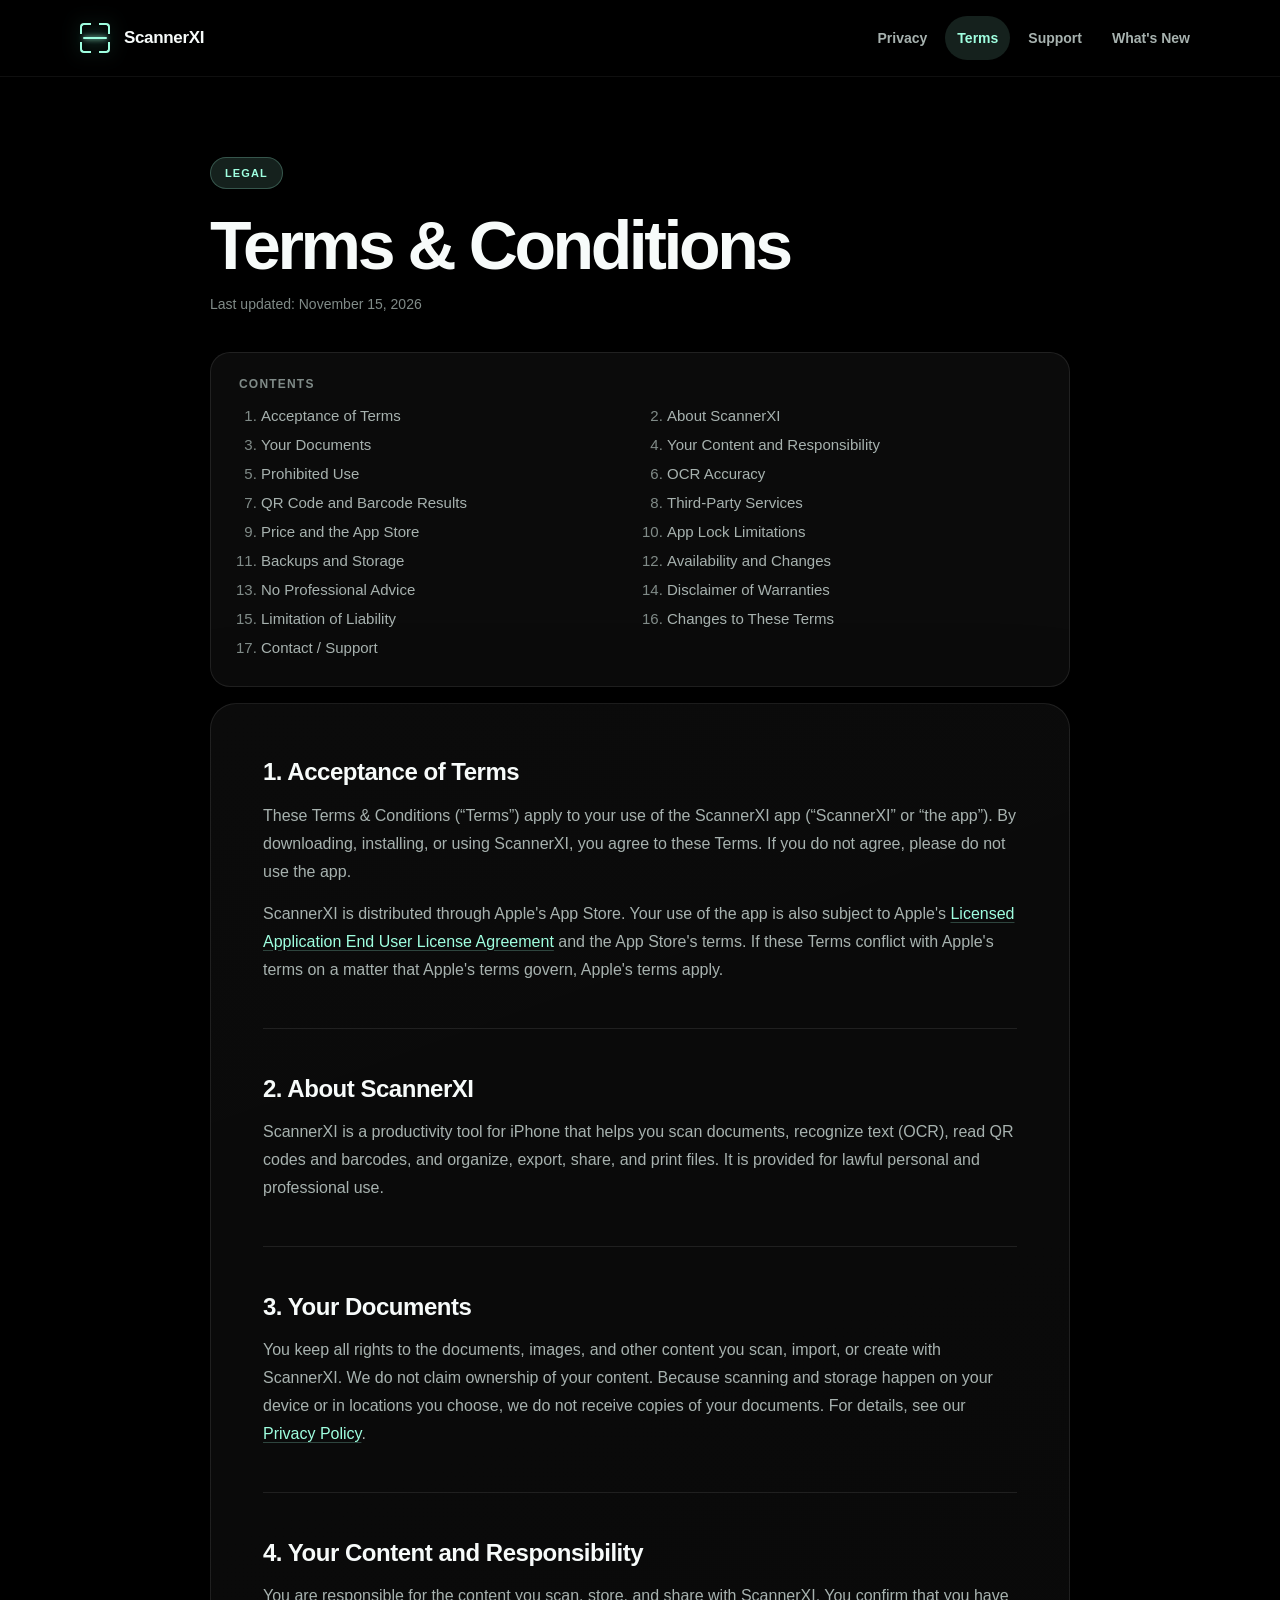
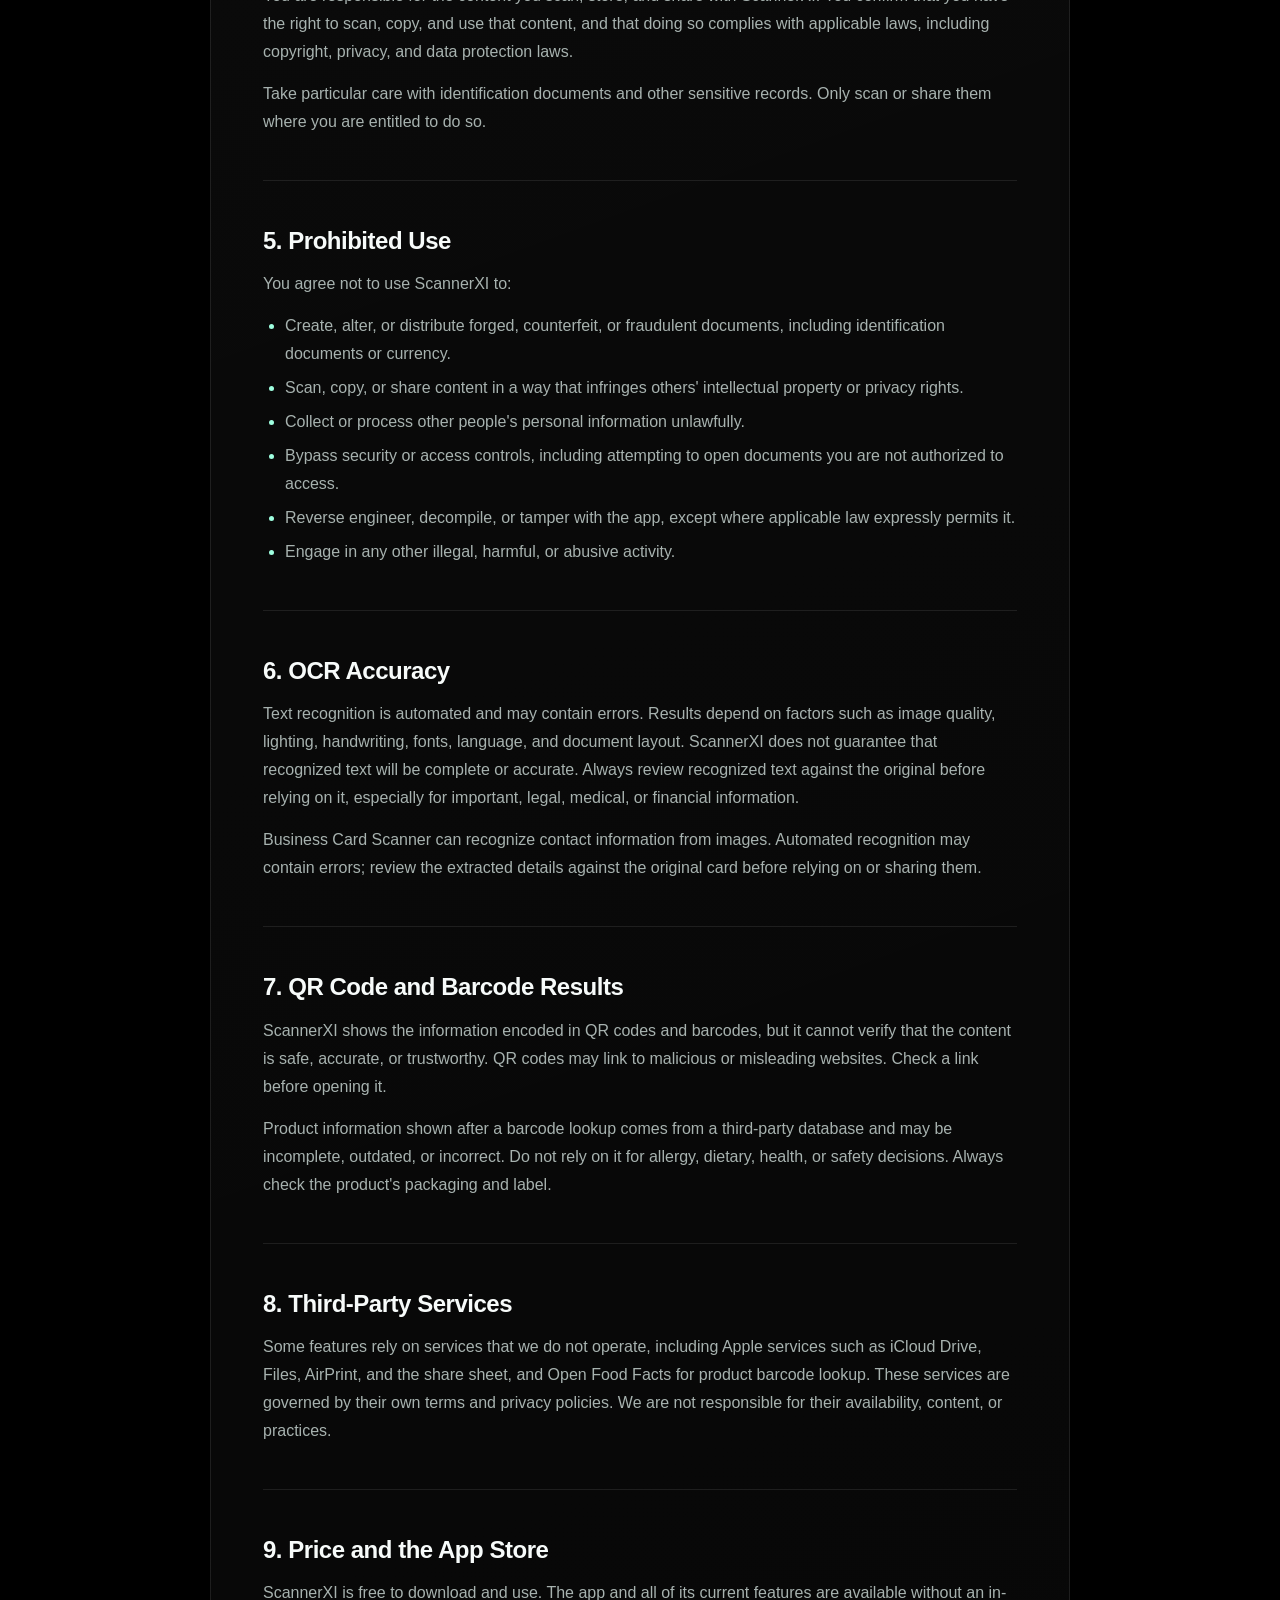
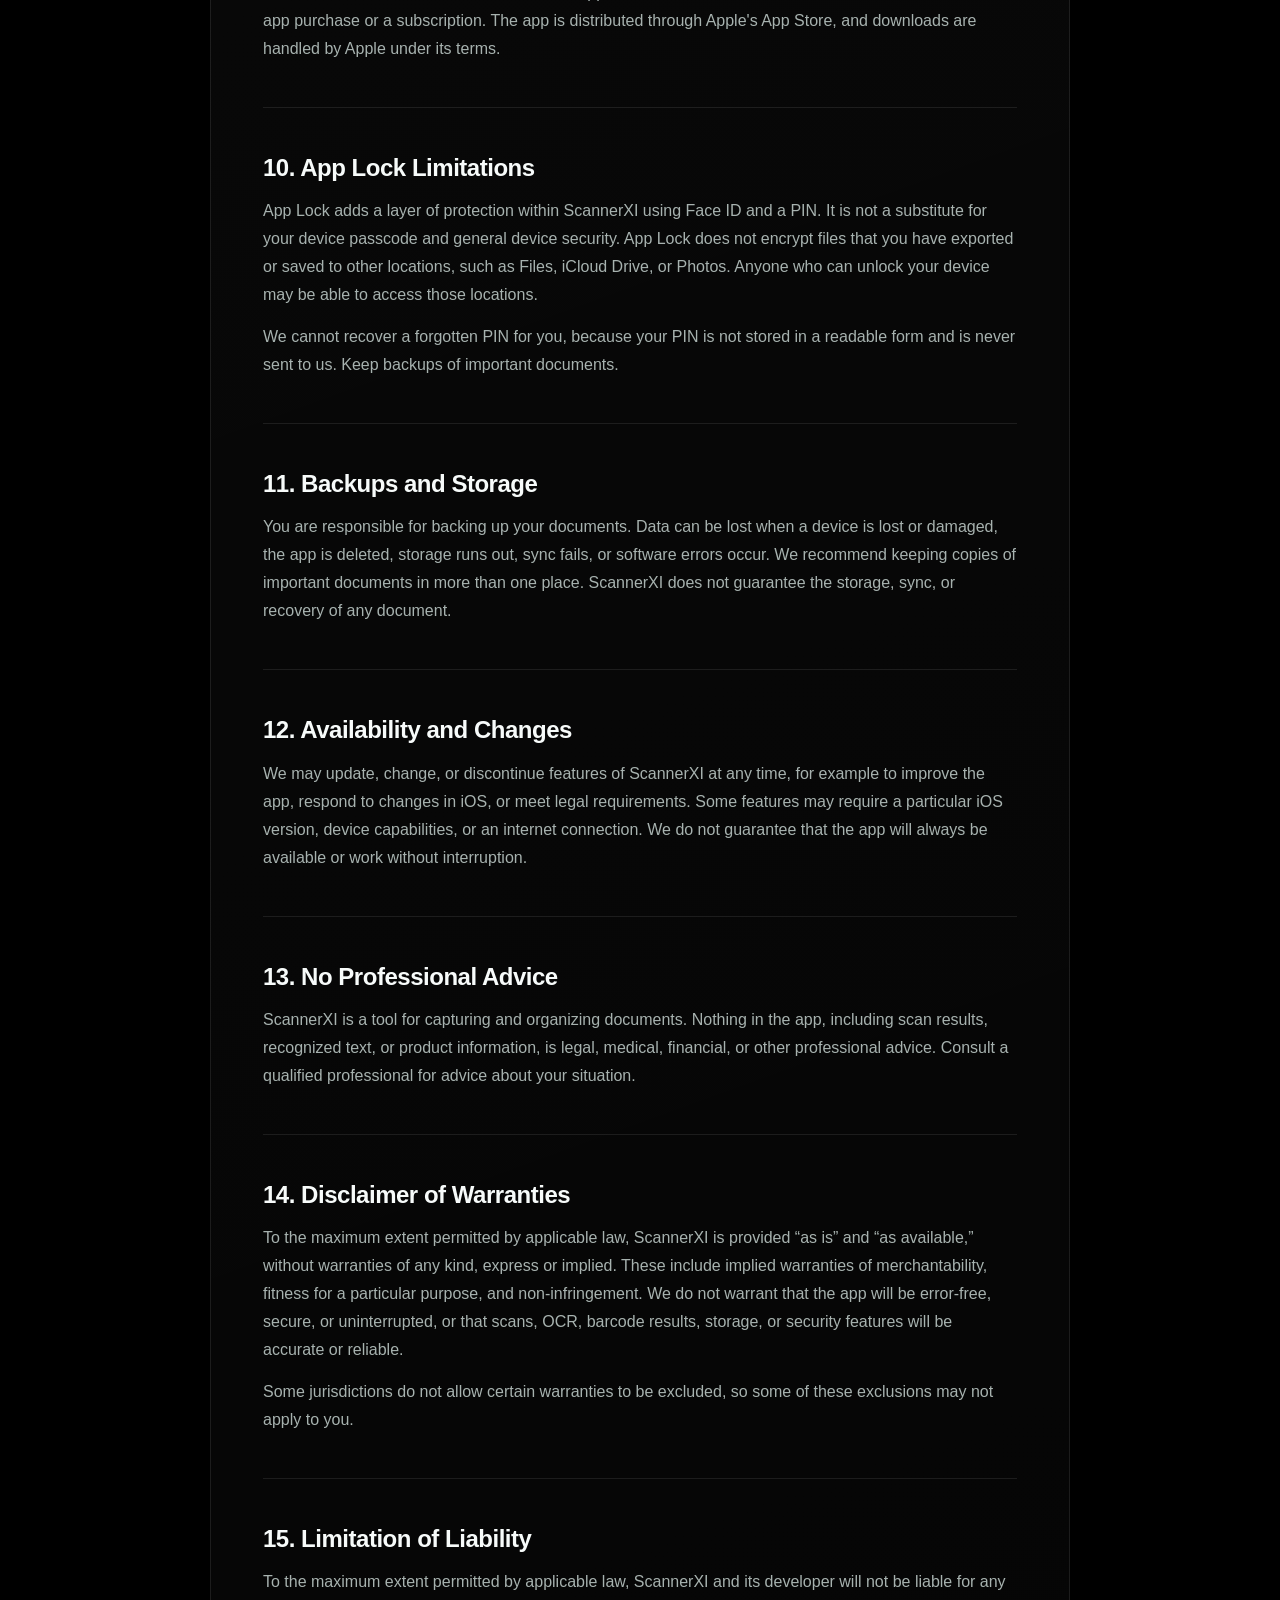
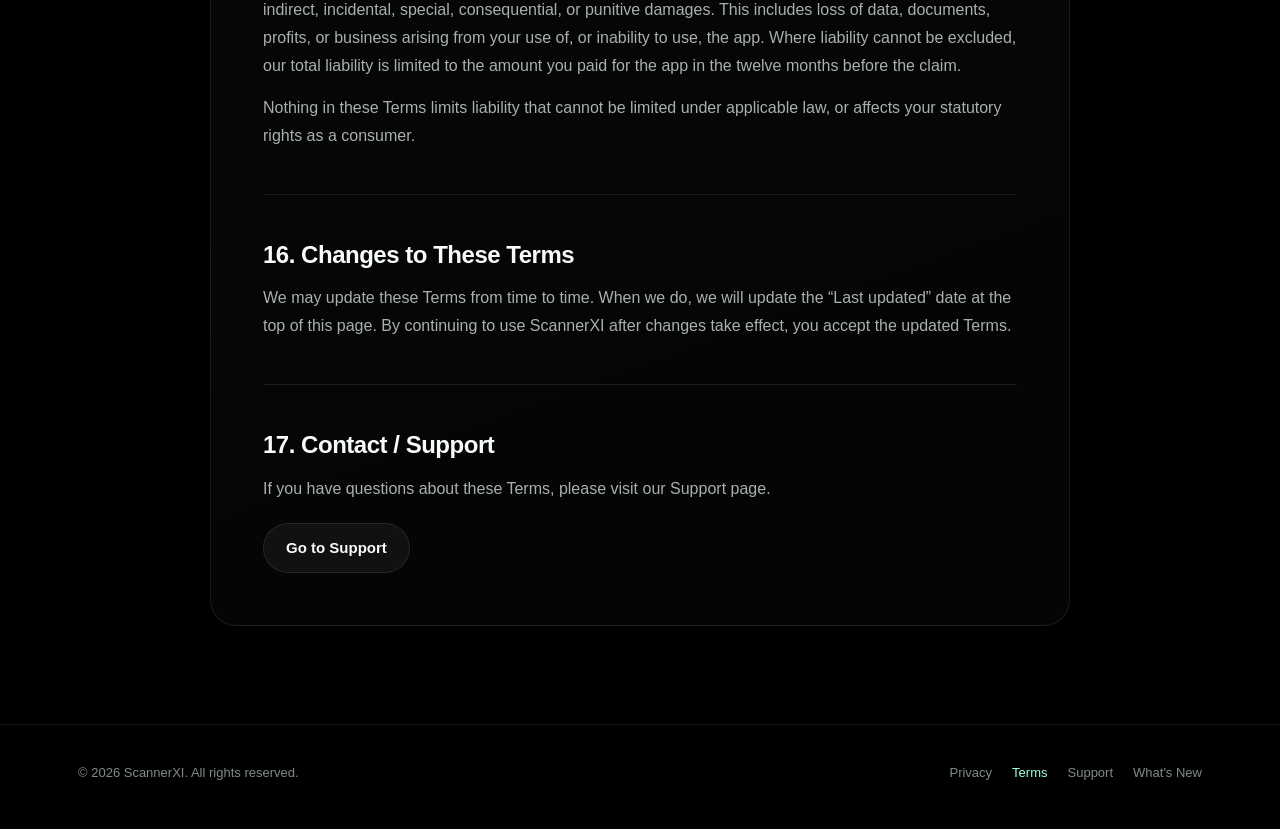
<file: terms.html>
<!DOCTYPE html>
<html lang="en">
<head>
  <meta charset="UTF-8">
  <meta name="viewport" content="width=device-width, initial-scale=1, viewport-fit=cover">
  <meta name="theme-color" content="#000000">
  <meta name="color-scheme" content="dark">
  <meta name="description" content="Terms and Conditions for using ScannerXI.">
  <title>Terms &amp; Conditions — ScannerXI</title>
  <link rel="stylesheet" href="./styles.css">
</head>

<body>
  <a class="skip-link" href="#main">Skip to content</a>

  <header class="site-header">
    <div class="container header-inner">
      <a class="brand" href="./index.html" aria-label="ScannerXI home">
        <span class="scanner-logo" aria-hidden="true">
          <span class="corner top-left"></span>
          <span class="corner top-right"></span>
          <span class="corner bottom-left"></span>
          <span class="corner bottom-right"></span>
          <span class="scan-line"></span>
        </span>
        <span>ScannerXI</span>
      </a>

      <nav class="nav" aria-label="Primary">
        <a href="./privacy.html">Privacy</a>
        <a href="./terms.html" aria-current="page">Terms</a>
        <a href="./support.html">Support</a>
        <a href="./whats-new.html">What's New</a>
      </nav>
    </div>
  </header>

  <main id="main" class="container">
    <article class="page">
      <header class="page-header">
        <div class="eyebrow">Legal</div>
        <h1>Terms &amp; Conditions</h1>
        <p class="updated">Last updated: <time datetime="2026-11-15">November 15, 2026</time></p>
      </header>

      <nav class="toc" aria-label="Terms sections">
        <h2>Contents</h2>
        <ol>
          <li><a href="#acceptance">Acceptance of Terms</a></li>
          <li><a href="#purpose">About ScannerXI</a></li>
          <li><a href="#ownership">Your Documents</a></li>
          <li><a href="#responsibility">Your Content and Responsibility</a></li>
          <li><a href="#prohibited">Prohibited Use</a></li>
          <li><a href="#ocr">OCR Accuracy</a></li>
          <li><a href="#codes">QR Code and Barcode Results</a></li>
          <li><a href="#third-party">Third-Party Services</a></li>
          <li><a href="#purchases">Price and the App Store</a></li>
          <li><a href="#app-lock">App Lock Limitations</a></li>
          <li><a href="#backups">Backups and Storage</a></li>
          <li><a href="#availability">Availability and Changes</a></li>
          <li><a href="#no-advice">No Professional Advice</a></li>
          <li><a href="#warranty">Disclaimer of Warranties</a></li>
          <li><a href="#liability">Limitation of Liability</a></li>
          <li><a href="#changes">Changes to These Terms</a></li>
          <li><a href="#contact">Contact / Support</a></li>
        </ol>
      </nav>

      <div class="legal-card">
        <section id="acceptance">
          <h2>1. Acceptance of Terms</h2>
          <p>
            These Terms &amp; Conditions (“Terms”) apply to your use of the
            ScannerXI app (“ScannerXI” or “the app”). By downloading,
            installing, or using ScannerXI, you agree to these Terms. If you
            do not agree, please do not use the app.
          </p>
          <p>
            ScannerXI is distributed through Apple's App Store. Your use of
            the app is also subject to Apple's
            <a href="https://www.apple.com/legal/internet-services/itunes/dev/stdeula/" rel="noopener">Licensed Application End User License Agreement</a>
            and the App Store's terms. If these Terms conflict with Apple's terms
            on a matter that Apple's terms govern, Apple's terms apply.
          </p>
        </section>

        <section id="purpose">
          <h2>2. About ScannerXI</h2>
          <p>
            ScannerXI is a productivity tool for iPhone that helps you scan
            documents, recognize text (OCR), read QR codes and barcodes, and
            organize, export, share, and print files. It is provided for lawful
            personal and professional use.
          </p>
        </section>

        <section id="ownership">
          <h2>3. Your Documents</h2>
          <p>
            You keep all rights to the documents, images, and other content you
            scan, import, or create with ScannerXI. We do not claim ownership
            of your content. Because scanning and storage happen on your device or
            in locations you choose, we do not receive copies of your documents.
            For details, see our <a href="./privacy.html">Privacy Policy</a>.
          </p>
        </section>

        <section id="responsibility">
          <h2>4. Your Content and Responsibility</h2>
          <p>
            You are responsible for the content you scan, store, and share with
            ScannerXI. You confirm that you have the right to scan, copy, and
            use that content, and that doing so complies with applicable laws,
            including copyright, privacy, and data protection laws.
          </p>
          <p>
            Take particular care with identification documents and other
            sensitive records. Only scan or share them where you are entitled to
            do so.
          </p>
        </section>

        <section id="prohibited">
          <h2>5. Prohibited Use</h2>
          <p>You agree not to use ScannerXI to:</p>
          <ul>
            <li>Create, alter, or distribute forged, counterfeit, or fraudulent documents, including identification documents or currency.</li>
            <li>Scan, copy, or share content in a way that infringes others' intellectual property or privacy rights.</li>
            <li>Collect or process other people's personal information unlawfully.</li>
            <li>Bypass security or access controls, including attempting to open documents you are not authorized to access.</li>
            <li>Reverse engineer, decompile, or tamper with the app, except where applicable law expressly permits it.</li>
            <li>Engage in any other illegal, harmful, or abusive activity.</li>
          </ul>
        </section>

        <section id="ocr">
          <h2>6. OCR Accuracy</h2>
          <p>
            Text recognition is automated and may contain errors. Results depend
            on factors such as image quality, lighting, handwriting, fonts,
            language, and document layout. ScannerXI does not guarantee that
            recognized text will be complete or accurate. Always review
            recognized text against the original before relying on it, especially
            for important, legal, medical, or financial information.
          </p>
          <p>Business Card Scanner can recognize contact information from images. Automated recognition may contain errors; review the extracted details against the original card before relying on or sharing them.</p>
        </section>

        <section id="codes">
          <h2>7. QR Code and Barcode Results</h2>
          <p>
            ScannerXI shows the information encoded in QR codes and
            barcodes, but it cannot verify that the content is safe, accurate, or
            trustworthy. QR codes may link to malicious or misleading websites.
            Check a link before opening it.
          </p>
          <p>
            Product information shown after a barcode lookup comes from a
            third-party database and may be incomplete, outdated, or incorrect.
            Do not rely on it for allergy, dietary, health, or safety decisions.
            Always check the product's packaging and label.
          </p>
        </section>

        <section id="third-party">
          <h2>8. Third-Party Services</h2>
          <p>
            Some features rely on services that we do not operate, including
            Apple services such as iCloud Drive, Files, AirPrint, and the share
            sheet, and Open Food Facts for product barcode lookup. These
            services are governed by their own terms and privacy policies. We are
            not responsible for their availability, content, or practices.
          </p>
        </section>

        <section id="purchases">
          <h2>9. Price and the App Store</h2>
          <p>
            ScannerXI is free to download and use. The app and all of its
            current features are available without an in-app purchase or a
            subscription. The app is distributed
            through Apple's App Store, and downloads are handled by Apple under
            its terms.
          </p>
        </section>

        <section id="app-lock">
          <h2>10. App Lock Limitations</h2>
          <p>
            App Lock adds a layer of protection within ScannerXI using Face
            ID and a PIN. It is not a substitute for your device passcode and
            general device security. App Lock does not encrypt files that you
            have exported or saved to other locations, such as Files, iCloud
            Drive, or Photos. Anyone who can unlock your device may be able to
            access those locations.
          </p>
          <p>
            We cannot recover a forgotten PIN for you, because your PIN is not
            stored in a readable form and is never sent to us. Keep backups of
            important documents.
          </p>
        </section>

        <section id="backups">
          <h2>11. Backups and Storage</h2>
          <p>
            You are responsible for backing up your documents. Data can be lost
            when a device is lost or damaged, the app is deleted, storage runs
            out, sync fails, or software errors occur. We recommend keeping copies
            of important documents in more than one place. ScannerXI does not
            guarantee the storage, sync, or recovery of any document.
          </p>
        </section>

        <section id="availability">
          <h2>12. Availability and Changes</h2>
          <p>
            We may update, change, or discontinue features of ScannerXI at
            any time, for example to improve the app, respond to changes in iOS,
            or meet legal requirements. Some features may require a particular
            iOS version, device capabilities, or an internet connection. We do not
            guarantee that the app will always be available or work without
            interruption.
          </p>
        </section>

        <section id="no-advice">
          <h2>13. No Professional Advice</h2>
          <p>
            ScannerXI is a tool for capturing and organizing documents. Nothing
            in the app, including scan results, recognized text, or product
            information, is legal, medical, financial, or other professional
            advice. Consult a qualified professional for advice about your
            situation.
          </p>
        </section>

        <section id="warranty">
          <h2>14. Disclaimer of Warranties</h2>
          <p>
            To the maximum extent permitted by applicable law, ScannerXI is
            provided “as is” and “as available,” without warranties of any kind,
            express or implied. These include implied warranties of
            merchantability, fitness for a particular purpose, and
            non-infringement. We do not warrant that the app will be error-free,
            secure, or uninterrupted, or that scans, OCR, barcode results,
            storage, or security features will be accurate or reliable.
          </p>
          <p>
            Some jurisdictions do not allow certain warranties to be excluded, so
            some of these exclusions may not apply to you.
          </p>
        </section>

        <section id="liability">
          <h2>15. Limitation of Liability</h2>
          <p>
            To the maximum extent permitted by applicable law, ScannerXI and
            its developer will not be liable for any indirect, incidental,
            special, consequential, or punitive damages. This includes loss of
            data, documents, profits, or business arising from your use of, or
            inability to use, the app. Where liability cannot be excluded, our
            total liability is limited to the amount you paid for the app in the
            twelve months before the claim.
          </p>
          <p>
            Nothing in these Terms limits liability that cannot be limited under
            applicable law, or affects your statutory rights as a consumer.
          </p>
        </section>

        <section id="changes">
          <h2>16. Changes to These Terms</h2>
          <p>
            We may update these Terms from time to time. When we do, we will update
            the “Last updated” date at the top of this page. By continuing to use
            ScannerXI after changes take effect, you accept the updated Terms.
          </p>
        </section>

        <section id="contact">
          <h2>17. Contact / Support</h2>
          <p>
            If you have questions about these Terms, please visit our Support page.
          </p>
          <a class="button button-secondary" href="./support.html">Go to Support</a>
        </section>
      </div>
    </article>
  </main>

  <footer class="site-footer">
    <div class="container footer-inner">
      <p>© 2026 ScannerXI. All rights reserved.</p>
      <nav class="footer-links" aria-label="Footer">
        <a href="./privacy.html">Privacy</a>
        <a href="./terms.html" aria-current="page">Terms</a>
        <a href="./support.html">Support</a>
        <a href="./whats-new.html">What's New</a>
      </nav>
    </div>
  </footer>
</body>
</html>
</file>
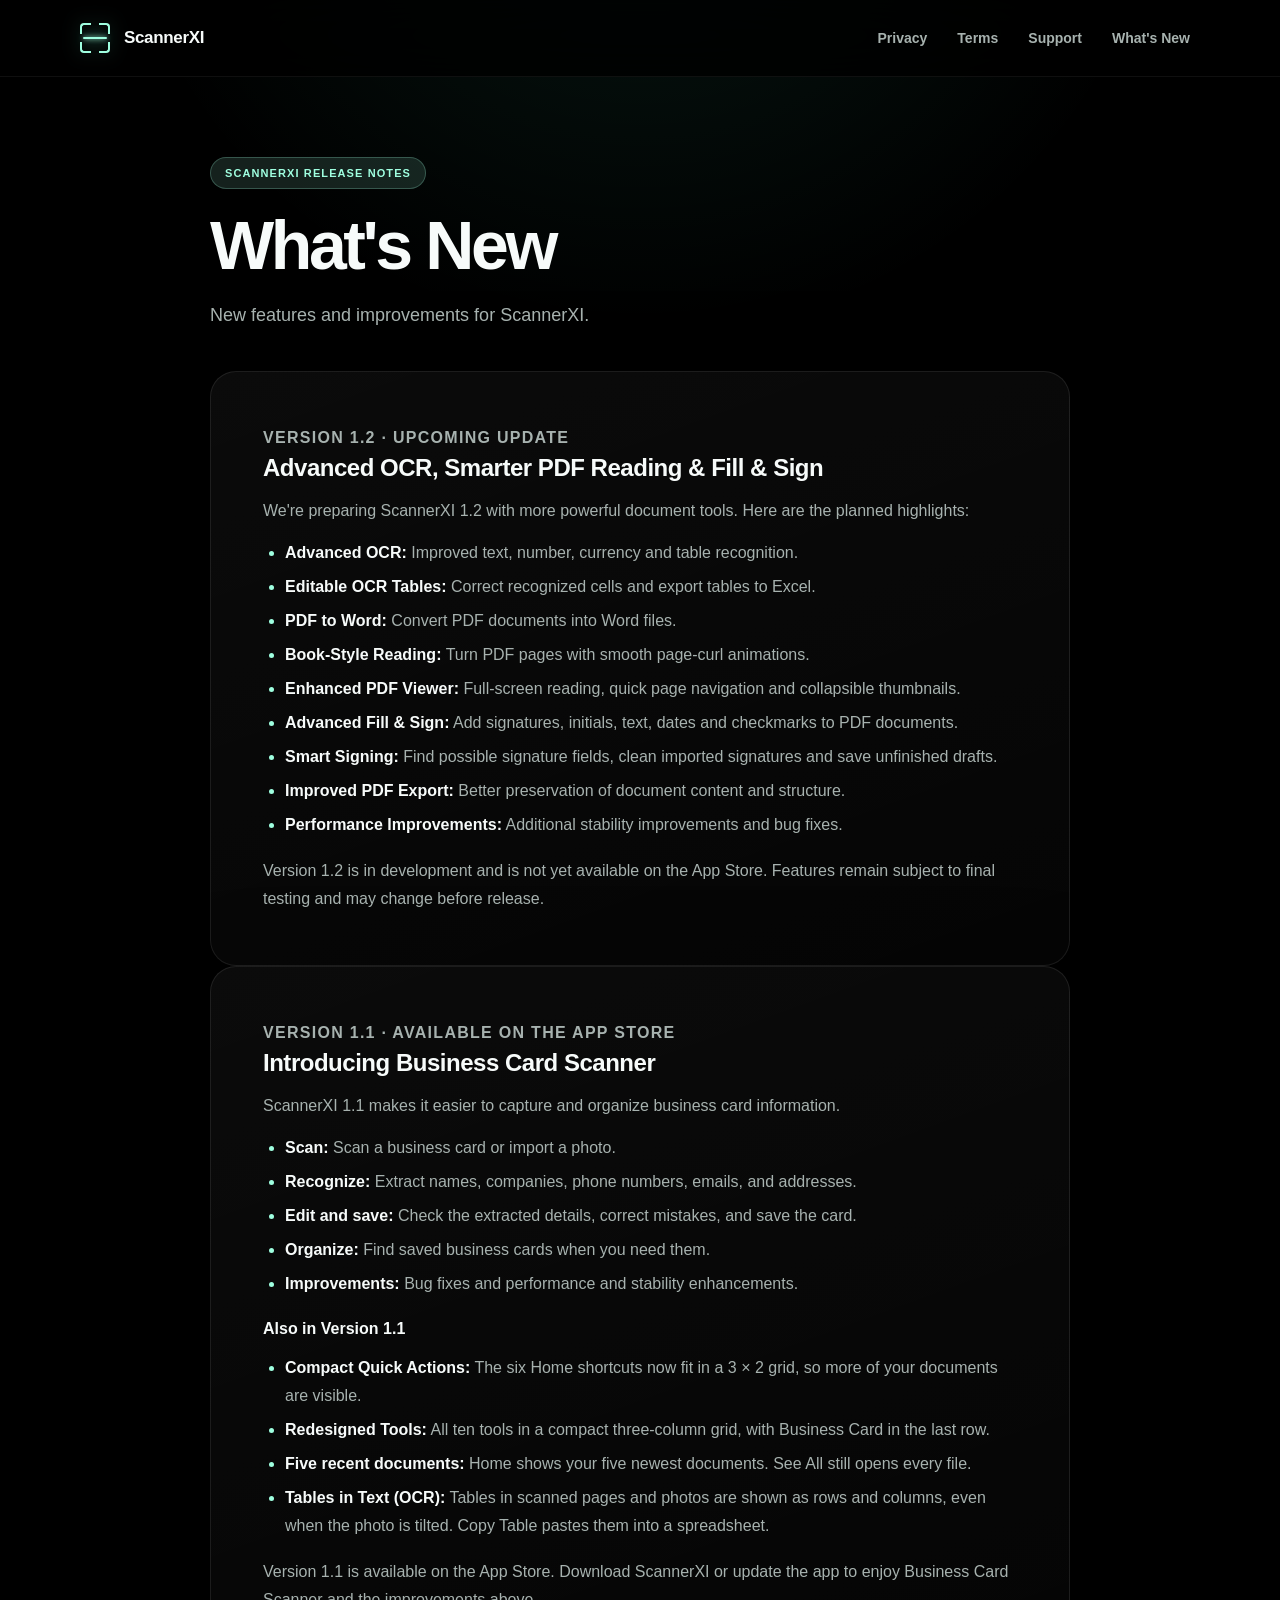
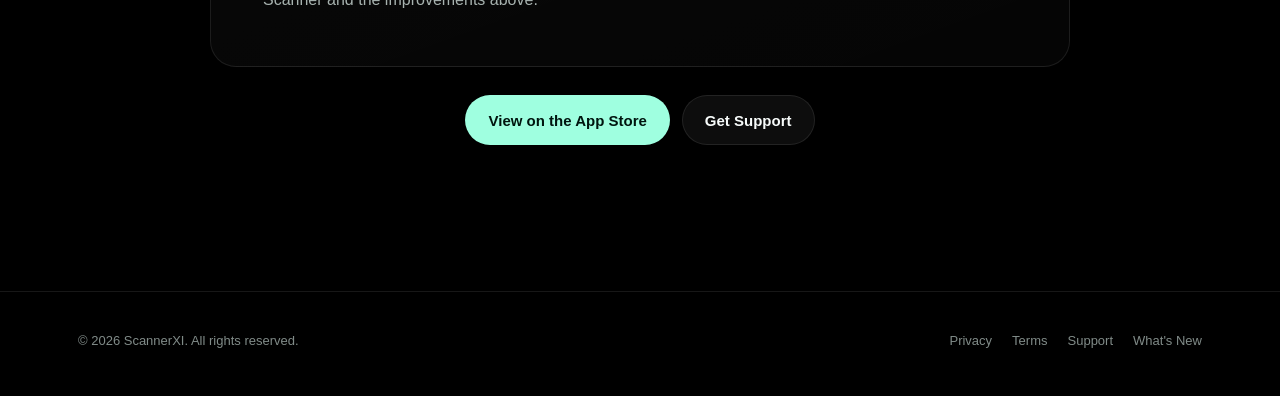
<file: whats-new.html>
<!DOCTYPE html>
<html lang="en">
<head>
  <meta charset="UTF-8">
  <meta name="viewport" content="width=device-width, initial-scale=1, viewport-fit=cover">
  <meta name="theme-color" content="#000000">
  <meta name="color-scheme" content="dark">
  <meta name="description" content="ScannerXI release notes: Version 1.2 upcoming with advanced OCR, editable tables, PDF to Word, book-style reading, and Fill & Sign. Version 1.1 is available with Business Card Scanner.">
  <title>What's New — ScannerXI</title>
  <link rel="stylesheet" href="./styles.css">
</head>

<body>
  <a class="skip-link" href="#main">Skip to content</a>

  <header class="site-header">
    <div class="container header-inner">
      <a class="brand" href="./index.html" aria-label="ScannerXI home">
        <span class="scanner-logo" aria-hidden="true">
          <span class="corner top-left"></span>
          <span class="corner top-right"></span>
          <span class="corner bottom-left"></span>
          <span class="corner bottom-right"></span>
          <span class="scan-line"></span>
        </span>
        <span>ScannerXI</span>
      </a>

      <nav class="nav" aria-label="Primary">
        <a href="./privacy.html">Privacy</a>
        <a href="./terms.html">Terms</a>
        <a href="./support.html">Support</a>
        <a href="./whats-new.html">What's New</a>
      </nav>
    </div>
  </header>

    <main id="main" class="container">
    <article class="page">
      <header class="page-header">
        <div class="eyebrow">ScannerXI Release Notes</div>
        <h1>What's New</h1>
        <p class="lead">New features and improvements for ScannerXI.</p>
      </header>
      <div class="legal-card">
        <section aria-labelledby="version12">
          <p class="release-kicker">Version 1.2 · Upcoming Update</p>
          <h2 id="version12">Advanced OCR, Smarter PDF Reading &amp; Fill &amp; Sign</h2>
          <p>We're preparing ScannerXI 1.2 with more powerful document tools. Here are the planned highlights:</p>
          <ul>
            <li><strong>Advanced OCR:</strong> Improved text, number, currency and table recognition.</li>
            <li><strong>Editable OCR Tables:</strong> Correct recognized cells and export tables to Excel.</li>
            <li><strong>PDF to Word:</strong> Convert PDF documents into Word files.</li>
            <li><strong>Book-Style Reading:</strong> Turn PDF pages with smooth page-curl animations.</li>
            <li><strong>Enhanced PDF Viewer:</strong> Full-screen reading, quick page navigation and collapsible thumbnails.</li>
            <li><strong>Advanced Fill &amp; Sign:</strong> Add signatures, initials, text, dates and checkmarks to PDF documents.</li>
            <li><strong>Smart Signing:</strong> Find possible signature fields, clean imported signatures and save unfinished drafts.</li>
            <li><strong>Improved PDF Export:</strong> Better preservation of document content and structure.</li>
            <li><strong>Performance Improvements:</strong> Additional stability improvements and bug fixes.</li>
          </ul>
          <p class="release-status">Version 1.2 is in development and is not yet available on the App Store. Features remain subject to final testing and may change before release.</p>
        </section>
      </div>
      <div class="legal-card">
        <section aria-labelledby="version11">
          <p class="release-kicker">Version 1.1 · Available on the App Store</p>
          <h2 id="version11">Introducing Business Card Scanner</h2>
          <p>ScannerXI 1.1 makes it easier to capture and organize business card information.</p>
          <ul>
            <li><strong>Scan:</strong> Scan a business card or import a photo.</li>
            <li><strong>Recognize:</strong> Extract names, companies, phone numbers, emails, and addresses.</li>
            <li><strong>Edit and save:</strong> Check the extracted details, correct mistakes, and save the card.</li>
            <li><strong>Organize:</strong> Find saved business cards when you need them.</li>
            <li><strong>Improvements:</strong> Bug fixes and performance and stability enhancements.</li>
          </ul>
          <h3>Also in Version 1.1</h3>
          <ul>
            <li><strong>Compact Quick Actions:</strong> The six Home shortcuts now fit in a 3 × 2 grid, so more of your documents are visible.</li>
            <li><strong>Redesigned Tools:</strong> All ten tools in a compact three-column grid, with Business Card in the last row.</li>
            <li><strong>Five recent documents:</strong> Home shows your five newest documents. See All still opens every file.</li>
            <li><strong>Tables in Text (OCR):</strong> Tables in scanned pages and photos are shown as rows and columns, even when the photo is tilted. Copy Table pastes them into a spreadsheet.</li>
          </ul>
          <p class="release-status">Version 1.1 is available on the App Store. Download ScannerXI or update the app to enjoy Business Card Scanner and the improvements above.</p>
        </section>
      </div>
      <div class="hero-actions release-actions">
        <a class="button button-primary" href="https://apps.apple.com/app/scannerxi/id6818718667">View on the App Store</a>
        <a class="button button-secondary" href="./support.html">Get Support</a>
      </div>
    </article>
  </main>

  <footer class="site-footer">
    <div class="container footer-inner">
      <p>© 2026 ScannerXI. All rights reserved.</p>
      <nav class="footer-links" aria-label="Footer">
        <a href="./privacy.html">Privacy</a>
        <a href="./terms.html">Terms</a>
        <a href="./support.html">Support</a>
        <a href="./whats-new.html">What's New</a>
      </nav>
    </div>
  </footer>
</body>
</html>
</file>
<file: styles.css>
/* ==========================================================================
   ScannerXI — Legal & Support
   Mobile-first. System fonts only. No external dependencies.
   ========================================================================== */

/* ---------- Tokens ---------- */

:root {
  color-scheme: dark;

  --background: #000000;
  --surface-soft: rgba(255, 255, 255, 0.045);

  --text: #f7fbfa;
  --text-secondary: #a7b2af;
  --text-muted: #808b88;

  --mint: #9fffe0;
  --mint-strong: #67f5ce;
  --mint-soft: rgba(159, 255, 224, 0.13);
  --mint-border: rgba(159, 255, 224, 0.24);

  --warning: #ffd88a;
  --warning-soft: rgba(255, 216, 138, 0.08);
  --warning-border: rgba(255, 216, 138, 0.28);

  --border: rgba(255, 255, 255, 0.09);
  --shadow: 0 28px 90px rgba(0, 0, 0, 0.5);

  --radius-small: 14px;
  --radius-medium: 20px;
  --radius-large: 26px;

  --gutter: 16px;
  --tap: 44px;

  --safe-top: env(safe-area-inset-top, 0px);
  --safe-right: env(safe-area-inset-right, 0px);
  --safe-bottom: env(safe-area-inset-bottom, 0px);
  --safe-left: env(safe-area-inset-left, 0px);

  font-family:
    -apple-system,
    BlinkMacSystemFont,
    "SF Pro Text",
    "SF Pro Display",
    "Helvetica Neue",
    "Segoe UI",
    Roboto,
    Arial,
    sans-serif;
}

/* ---------- Base ---------- */

*,
*::before,
*::after {
  box-sizing: border-box;
}

html {
  min-height: 100%;
  background: var(--background);
  scroll-behavior: smooth;
  -webkit-text-size-adjust: 100%;
  text-size-adjust: 100%;
}

body {
  min-height: 100vh;
  margin: 0;
  overflow-x: hidden;

  color: var(--text);
  background:
    radial-gradient(
      circle at 50% -10%,
      rgba(76, 255, 205, 0.1),
      transparent 34rem
    ),
    var(--background);

  -webkit-font-smoothing: antialiased;
  text-rendering: optimizeLegibility;
}

a {
  color: inherit;
  text-decoration: none;
  -webkit-tap-highlight-color: transparent;
}

a:focus-visible,
summary:focus-visible {
  outline: 2px solid var(--mint);
  outline-offset: 3px;
  border-radius: 8px;
}

h1,
h2,
h3 {
  overflow-wrap: break-word;
}

.skip-link {
  position: absolute;
  z-index: 100;
  top: calc(var(--safe-top) + 8px);
  left: calc(var(--safe-left) + 8px);

  padding: 12px 16px;

  color: #00150f;
  background: var(--mint);
  border-radius: 999px;

  font-size: 14px;
  font-weight: 700;

  transform: translateY(-200%);
}

.skip-link:focus {
  transform: none;
}

/* ---------- Layout shell ---------- */

.container {
  width: 100%;
  max-width: 1180px;
  margin: 0 auto;

  padding-right: calc(var(--gutter) + var(--safe-right));
  padding-left: calc(var(--gutter) + var(--safe-left));
}

/* ---------- Header ---------- */

.site-header {
  position: -webkit-sticky;
  position: sticky;
  z-index: 10;
  top: 0;

  padding-top: var(--safe-top);

  background: rgba(0, 0, 0, 0.82);
  border-bottom: 1px solid rgba(255, 255, 255, 0.06);

  -webkit-backdrop-filter: saturate(160%) blur(22px);
  backdrop-filter: saturate(160%) blur(22px);
}

.header-inner {
  display: flex;
  flex-wrap: wrap;
  align-items: center;
  justify-content: space-between;
  column-gap: 16px;
  row-gap: 2px;

  min-height: 64px;
  padding-top: 8px;
  padding-bottom: 8px;
}

.brand {
  display: inline-flex;
  align-items: center;
  gap: 10px;

  min-height: var(--tap);

  font-size: 16px;
  font-weight: 750;
  letter-spacing: -0.02em;
  white-space: nowrap;
}

/* Scanner-corner logo */

.scanner-logo {
  position: relative;
  flex: none;

  display: inline-block;
  width: 30px;
  height: 30px;

  filter: drop-shadow(0 0 9px rgba(103, 245, 206, 0.34));
}

.corner {
  position: absolute;
  width: 10px;
  height: 10px;
}

.top-left {
  top: 2px;
  left: 2px;
  border-top: 2px solid var(--mint);
  border-left: 2px solid var(--mint);
  border-top-left-radius: 4px;
}

.top-right {
  top: 2px;
  right: 2px;
  border-top: 2px solid var(--mint);
  border-right: 2px solid var(--mint);
  border-top-right-radius: 4px;
}

.bottom-left {
  bottom: 2px;
  left: 2px;
  border-bottom: 2px solid var(--mint);
  border-left: 2px solid var(--mint);
  border-bottom-left-radius: 4px;
}

.bottom-right {
  right: 2px;
  bottom: 2px;
  border-right: 2px solid var(--mint);
  border-bottom: 2px solid var(--mint);
  border-bottom-right-radius: 4px;
}

.scan-line {
  position: absolute;
  top: calc(50% - 0.75px);
  left: 5px;
  right: 5px;

  height: 1.5px;

  background: var(--mint);
  border-radius: 999px;
  box-shadow:
    0 0 5px var(--mint),
    0 0 12px rgba(103, 245, 206, 0.45);
}

/* Navigation */

.nav {
  display: flex;
  align-items: center;
  gap: 2px;
  margin-right: -10px;
}

.nav a {
  display: inline-flex;
  align-items: center;

  min-height: var(--tap);
  padding: 0 10px;

  color: var(--text-secondary);
  border-radius: 999px;

  font-size: 14px;
  font-weight: 650;

  transition:
    color 160ms ease,
    background-color 160ms ease;
}

.nav a:hover,
.nav a[aria-current="page"] {
  color: var(--text);
  background: var(--mint-soft);
}

.nav a[aria-current="page"] {
  color: var(--mint);
}

/* ---------- Buttons ---------- */

.button {
  display: inline-flex;
  align-items: center;
  justify-content: center;

  min-height: 50px;
  padding: 0 22px;

  border: 1px solid transparent;
  border-radius: 999px;

  font-size: 15px;
  font-weight: 750;
  text-align: center;

  transition:
    transform 160ms ease,
    border-color 160ms ease,
    background-color 160ms ease;
}

.button:hover {
  transform: translateY(-1px);
}

.button-primary {
  color: #00150f;
  background: var(--mint);
}

.button-primary:hover {
  background: var(--mint-strong);
}

.button-secondary {
  color: var(--text);
  background: rgba(255, 255, 255, 0.05);
  border-color: var(--border);
}

.button-secondary:hover {
  border-color: var(--mint-border);
}

/* ---------- Home: hero ---------- */

.hero {
  position: relative;

  display: flex;
  flex-direction: column;
  align-items: center;

  padding: 72px 0 52px;

  text-align: center;
}

.hero-glow {
  position: absolute;
  top: 40px;
  left: 50%;

  width: min(660px, 100%);
  height: 300px;

  background: radial-gradient(
    ellipse,
    rgba(103, 245, 206, 0.14),
    transparent 68%
  );

  transform: translateX(-50%);
  pointer-events: none;
}

.eyebrow {
  position: relative;

  display: inline-flex;
  margin-bottom: 22px;
  padding: 9px 14px;

  color: var(--mint);
  background: var(--mint-soft);
  border: 1px solid var(--mint-border);
  border-radius: 999px;

  font-size: 11px;
  font-weight: 800;
  letter-spacing: 0.1em;
  text-transform: uppercase;
}

.hero h1,
.page-header h1 {
  position: relative;

  max-width: 880px;
  margin: 0;

  font-size: clamp(36px, 11vw, 82px);
  line-height: 1.02;
  letter-spacing: -0.05em;
}

.hero-copy {
  position: relative;

  max-width: 620px;
  margin: 24px auto 0;

  color: var(--text-secondary);
  font-size: 17px;
  line-height: 1.65;
}

.hero-actions {
  position: relative;

  display: flex;
  flex-direction: column;
  gap: 12px;

  width: 100%;
  margin-top: 32px;
}

/* ---------- Home: cards ---------- */

.card-grid {
  display: grid;
  grid-template-columns: minmax(0, 1fr);
  gap: 14px;

  padding: 24px 0 52px;
}

.feature-card {
  display: flex;
  flex-direction: column;

  padding: 24px;

  background: linear-gradient(
    150deg,
    rgba(255, 255, 255, 0.055),
    rgba(255, 255, 255, 0.022)
  );
  border: 1px solid var(--border);
  border-radius: var(--radius-large);
  box-shadow: var(--shadow);

  transition:
    transform 180ms ease,
    border-color 180ms ease,
    background 180ms ease;
}

.feature-card:hover {
  transform: translateY(-3px);
  border-color: var(--mint-border);
  background: linear-gradient(
    150deg,
    rgba(103, 245, 206, 0.08),
    rgba(255, 255, 255, 0.025)
  );
}

.card-icon {
  display: grid;
  place-items: center;

  width: 46px;
  height: 46px;
  margin-bottom: 22px;

  color: var(--mint);
  background: var(--mint-soft);
  border: 1px solid var(--mint-border);
  border-radius: var(--radius-small);

  font-size: 20px;
}

.feature-card h2 {
  margin: 0 0 10px;
  font-size: 22px;
  letter-spacing: -0.035em;
}

.feature-card p {
  margin: 0;
  color: var(--text-secondary);
  font-size: 15px;
  line-height: 1.7;
}

.card-link {
  margin-top: auto;
  padding-top: 24px;

  color: var(--mint);
  font-size: 14px;
  font-weight: 700;
}

/* ---------- Highlight / notice panels ---------- */

.privacy-highlight {
  display: flex;
  align-items: flex-start;
  gap: 16px;

  margin-bottom: 52px;
  padding: 22px;

  background: linear-gradient(
    135deg,
    rgba(103, 245, 206, 0.1),
    rgba(255, 255, 255, 0.025)
  );
  border: 1px solid var(--mint-border);
  border-radius: var(--radius-large);
}

.highlight-icon {
  flex: none;
  color: var(--mint);
  font-size: 26px;
  line-height: 1.1;
}

.privacy-highlight h2 {
  margin: 0 0 8px;
  font-size: 20px;
}

.privacy-highlight p {
  max-width: 760px;
  margin: 0;
  color: var(--text-secondary);
  line-height: 1.7;
}

.notice {
  margin: 0;
  padding: 16px 18px;

  color: #f3e6c8;
  background: var(--warning-soft);
  border: 1px solid var(--warning-border);
  border-radius: var(--radius-small);

  font-size: 14px;
  line-height: 1.65;
}

.notice strong {
  color: var(--warning);
}

/* ---------- Legal & support pages ---------- */

.page {
  width: 100%;
  max-width: 860px;
  margin: 0 auto;
  padding: 44px 0 24px;
}

.page-header {
  padding: 8px 0 30px;
}

.page-header h1 {
  font-size: clamp(36px, 10vw, 68px);
}

.page-header .lead {
  max-width: 650px;
  margin: 20px 0 0;

  color: var(--text-secondary);
  font-size: 17px;
  line-height: 1.7;
}

.updated {
  margin: 16px 0 0;
  color: var(--text-muted);
  font-size: 14px;
}

.toc {
  margin-bottom: 16px;
  padding: 20px 22px;

  background: var(--surface-soft);
  border: 1px solid var(--border);
  border-radius: var(--radius-medium);
}

.toc h2 {
  margin: 0 0 10px;

  color: var(--text-muted);
  font-size: 12px;
  font-weight: 800;
  letter-spacing: 0.1em;
  text-transform: uppercase;
}

.toc ol {
  display: grid;
  grid-template-columns: minmax(0, 1fr);
  margin: 0;
  padding: 0 0 0 22px;

  color: var(--text-muted);
  font-size: 15px;
}

.toc a {
  display: inline-block;
  padding: 6px 0;
  color: var(--text-secondary);
}

.toc a:hover {
  color: var(--mint);
}

.legal-card {
  padding: 24px 20px;

  background: linear-gradient(
    160deg,
    rgba(255, 255, 255, 0.045),
    rgba(255, 255, 255, 0.018)
  );
  border: 1px solid var(--border);
  border-radius: var(--radius-large);
  box-shadow: var(--shadow);
}

.legal-card section {
  scroll-margin-top: calc(var(--safe-top) + 120px);
}

.legal-card section + section {
  margin-top: 34px;
  padding-top: 34px;
  border-top: 1px solid var(--border);
}

.legal-card h2 {
  margin: 0 0 14px;
  font-size: 21px;
  line-height: 1.3;
  letter-spacing: -0.02em;
}

.legal-card h3 {
  margin: 22px 0 8px;
  font-size: 16px;
}

.legal-card p,
.legal-card li {
  color: var(--text-secondary);
  font-size: 16px;
  line-height: 1.75;
  overflow-wrap: break-word;
}

.legal-card p {
  margin: 0;
}

.legal-card p + p,
.legal-card ul + p,
.legal-card p + ul {
  margin-top: 14px;
}

.legal-card ul {
  margin-bottom: 0;
  padding-left: 22px;
}

.legal-card li + li {
  margin-top: 6px;
}

.legal-card li::marker {
  color: var(--mint);
}

.legal-card strong {
  color: var(--text);
  font-weight: 650;
}

.legal-card a:not(.button),
.faq a,
.support-card p a {
  color: var(--mint);
  text-decoration: underline;
  text-decoration-color: var(--mint-border);
  text-underline-offset: 3px;
}

.legal-card .button {
  margin-top: 20px;
}

/* ---------- Support ---------- */

.support-actions {
  display: flex;
  flex-direction: column;
  gap: 12px;
  margin-top: 26px;
}

.support-header .notice {
  max-width: 680px;
  margin-top: 20px;
}

.section-title {
  margin: 28px 0 14px;
  font-size: 22px;
  letter-spacing: -0.02em;
}

.faq {
  display: grid;
  gap: 10px;
}

.faq details {
  background: var(--surface-soft);
  border: 1px solid var(--border);
  border-radius: var(--radius-medium);
}

.faq details[open] {
  border-color: var(--mint-border);
}

.faq summary {
  position: relative;

  display: flex;
  align-items: center;

  min-height: 56px;
  padding: 14px 52px 14px 18px;

  cursor: pointer;
  list-style: none;

  font-size: 16px;
  font-weight: 700;
  line-height: 1.4;
}

.faq summary::-webkit-details-marker {
  display: none;
}

.faq summary::after {
  position: absolute;
  top: 50%;
  right: 20px;

  color: var(--mint);
  content: "+";
  font-size: 22px;
  font-weight: 400;

  transform: translateY(-50%);
}

.faq details[open] summary::after {
  content: "\2212";
}

.faq-body {
  padding: 0 18px 18px;
}

.faq-body p,
.faq-body li {
  margin: 0;
  color: var(--text-secondary);
  font-size: 15px;
  line-height: 1.7;
}

.faq-body p + p,
.faq-body p + ul,
.faq-body ul + p {
  margin-top: 10px;
}

.faq-body ul {
  margin-bottom: 0;
  padding-left: 20px;
}

.faq-body li + li {
  margin-top: 4px;
}

.faq-body li::marker {
  color: var(--mint);
}

.support-card {
  margin-top: 24px;
  padding: 24px 20px;

  background: linear-gradient(
    145deg,
    rgba(103, 245, 206, 0.08),
    rgba(255, 255, 255, 0.02)
  );
  border: 1px solid var(--mint-border);
  border-radius: var(--radius-large);
}

.support-card h2 {
  margin: 0 0 10px;
  font-size: 21px;
}

.support-card > p {
  max-width: 690px;
  margin: 0;
  color: var(--text-secondary);
  line-height: 1.7;
}

.support-card .notice {
  margin-top: 16px;
}

.support-card .support-actions {
  margin-top: 20px;
}

/* ---------- Footer ---------- */

.site-footer {
  margin-top: 56px;
  padding-bottom: var(--safe-bottom);

  color: var(--text-muted);
  border-top: 1px solid var(--border);

  font-size: 13px;
}

.footer-inner {
  display: flex;
  flex-direction: column;
  align-items: flex-start;
  gap: 8px;

  padding-top: 24px;
  padding-bottom: 28px;
}

.site-footer p {
  margin: 0;
}

.footer-links {
  display: flex;
  flex-wrap: wrap;
  gap: 4px 20px;
}

.footer-links a {
  display: inline-flex;
  align-items: center;
  min-height: var(--tap);
}

.footer-links a:hover,
.footer-links a[aria-current="page"] {
  color: var(--mint);
}

/* ==========================================================================
   Larger phones (≥ 400px)
   ========================================================================== */

@media (min-width: 400px) {
  :root {
    --gutter: 20px;
  }

  .nav a {
    padding: 0 12px;
  }

  .nav {
    margin-right: -12px;
  }
}

/* ==========================================================================
   Tablet (≥ 640px)
   ========================================================================== */

@media (min-width: 640px) {
  :root {
    --gutter: 28px;
  }

  .header-inner {
    min-height: 76px;
  }

  .brand {
    gap: 12px;
    font-size: 17px;
  }

  .scanner-logo {
    width: 34px;
    height: 34px;
  }

  .corner {
    width: 11px;
    height: 11px;
  }

  .nav {
    gap: 6px;
    margin-right: 0;
  }

  .nav a {
    padding: 0 14px;
  }

  .hero {
    padding: 104px 0 72px;
  }

  .hero-copy {
    margin-top: 30px;
    font-size: 20px;
  }

  .hero-actions,
  .support-actions {
    flex-direction: row;
    flex-wrap: wrap;
  }

  .hero-actions {
    justify-content: center;
    width: auto;
  }

  .privacy-highlight {
    gap: 18px;
    margin-bottom: 72px;
    padding: 30px;
  }

  .page {
    padding-top: 72px;
  }

  .page-header {
    padding-bottom: 40px;
  }

  .page-header .lead {
    font-size: 18px;
  }

  .toc {
    padding: 24px 28px;
  }

  .toc ol {
    grid-template-columns: repeat(2, minmax(0, 1fr));
    column-gap: 32px;
  }

  .legal-card {
    padding: 44px;
  }

  .legal-card section + section {
    margin-top: 44px;
    padding-top: 44px;
  }

  .legal-card h2 {
    font-size: 24px;
  }

  .faq summary {
    padding-left: 22px;
  }

  .faq-body {
    padding: 0 22px 22px;
  }

  .support-card {
    padding: 30px;
  }

  .footer-inner {
    flex-direction: row;
    align-items: center;
    justify-content: space-between;
    gap: 18px;
    padding-top: 26px;
    padding-bottom: 34px;
  }
}

/* ==========================================================================
   Desktop (≥ 900px)
   ========================================================================== */

@media (min-width: 900px) {
  .card-grid {
    grid-template-columns: repeat(3, minmax(0, 1fr));
    gap: 16px;
    padding: 32px 0 76px;
  }

  .feature-card {
    min-height: 300px;
    padding: 28px;
  }

  .legal-card {
    padding: 52px;
  }

  .site-footer {
    margin-top: 74px;
  }
}

/* ==========================================================================
   Accessibility preferences
   ========================================================================== */

@media (hover: none) {
  .button:hover,
  .feature-card:hover {
    transform: none;
  }
}

@media (prefers-reduced-motion: reduce) {
  html {
    scroll-behavior: auto;
  }

  *,
  *::before,
  *::after {
    transition-duration: 0.01ms !important;
    animation-duration: 0.01ms !important;
    animation-iteration-count: 1 !important;
  }

  .button:hover,
  .feature-card:hover {
    transform: none;
  }
}

/* Version 1.1 release information and mobile navigation */
.nav {
  width: 100%;
  margin-right: 0;
  justify-content: space-between;
  gap: 0;
}
.nav a {
  padding: 0 6px;
  font-size: 12px;
  white-space: nowrap;
}
.release-kicker {
  margin: 0 0 10px;
  color: var(--mint);
  font-size: 12px;
  font-weight: 800;
  letter-spacing: 0.08em;
  text-transform: uppercase;
}
.release-highlight { margin-bottom: 20px; }
.release-link {
  display: inline-block;
  margin-top: 14px;
  color: var(--mint);
  font-size: 14px;
  font-weight: 700;
}
.release-status {
  margin-top: 18px !important;
  color: var(--text-secondary);
}
.release-actions { margin: 28px 0 48px; }
@media (min-width: 640px) {
  .nav {
    width: auto;
    margin-right: 0;
    justify-content: flex-end;
    gap: 6px;
  }
  .nav a {
    padding: 0 12px;
    font-size: 14px;
  }
}
</file>
